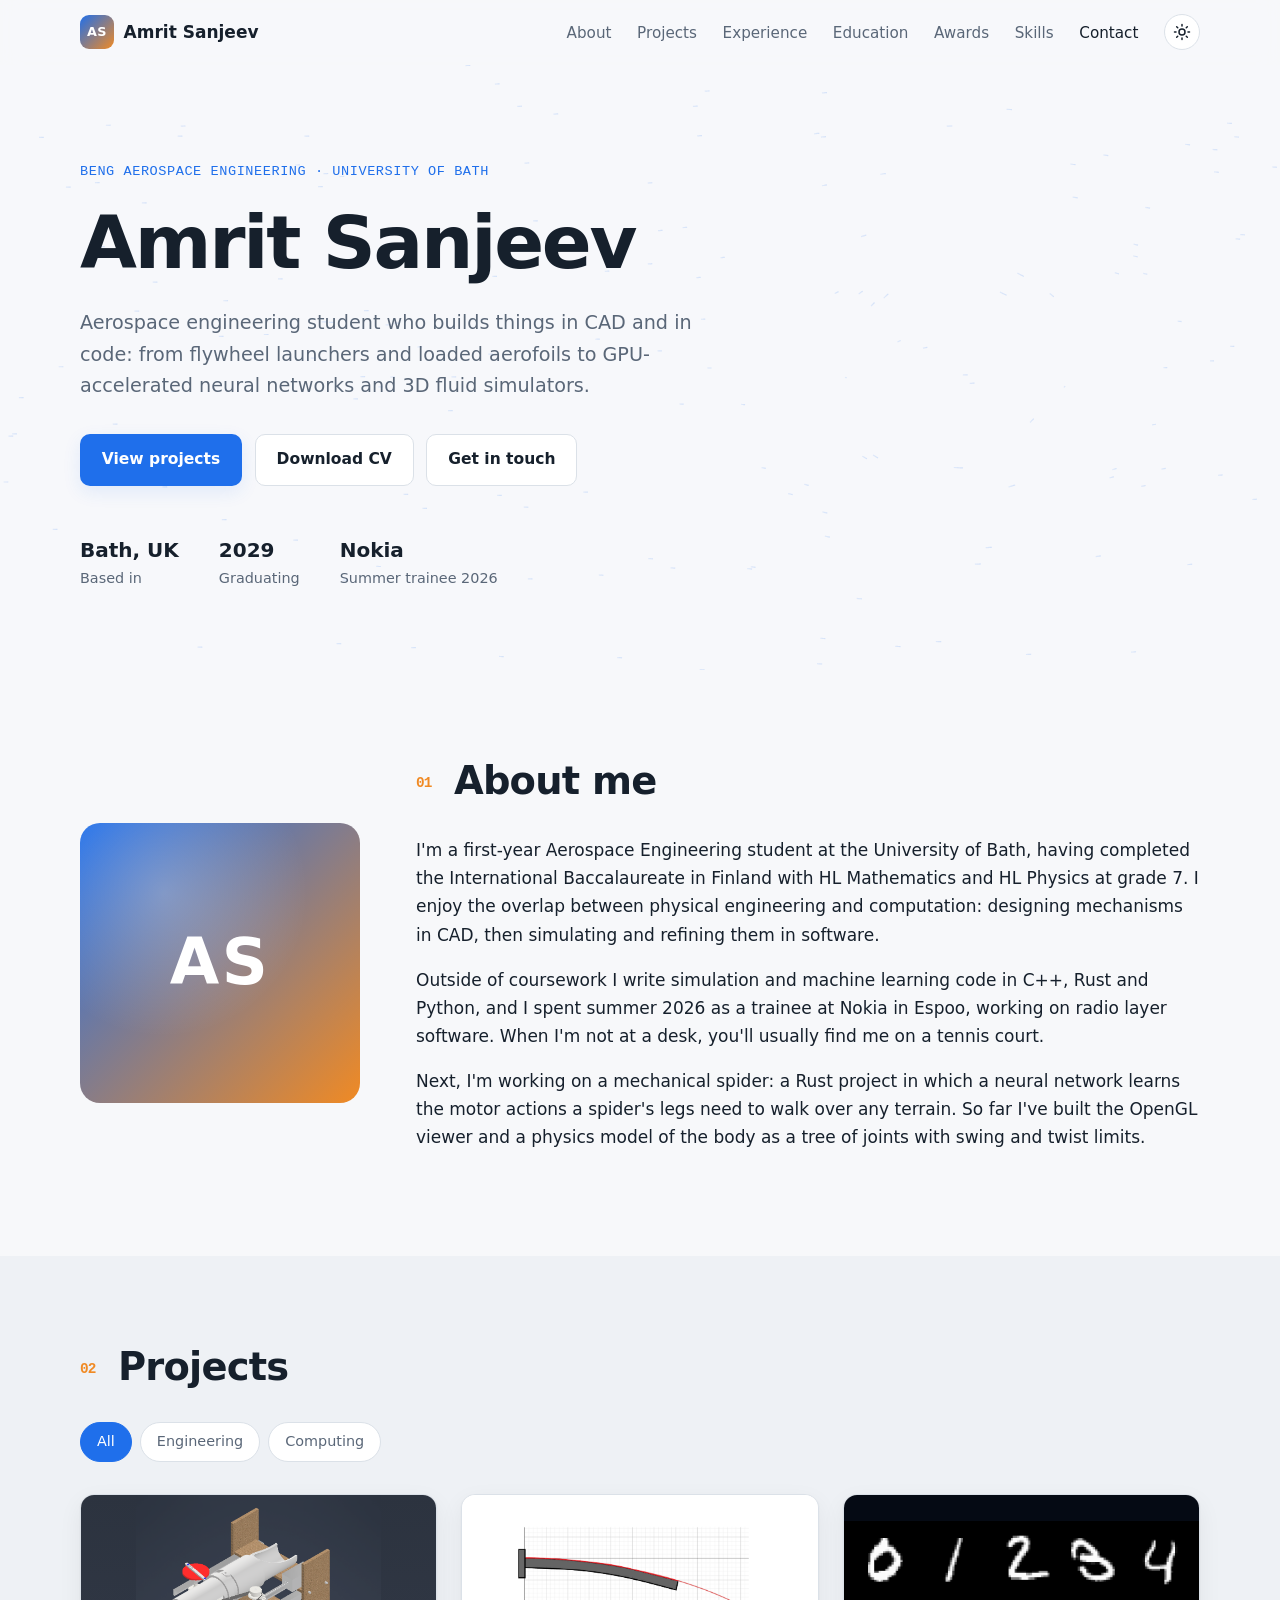
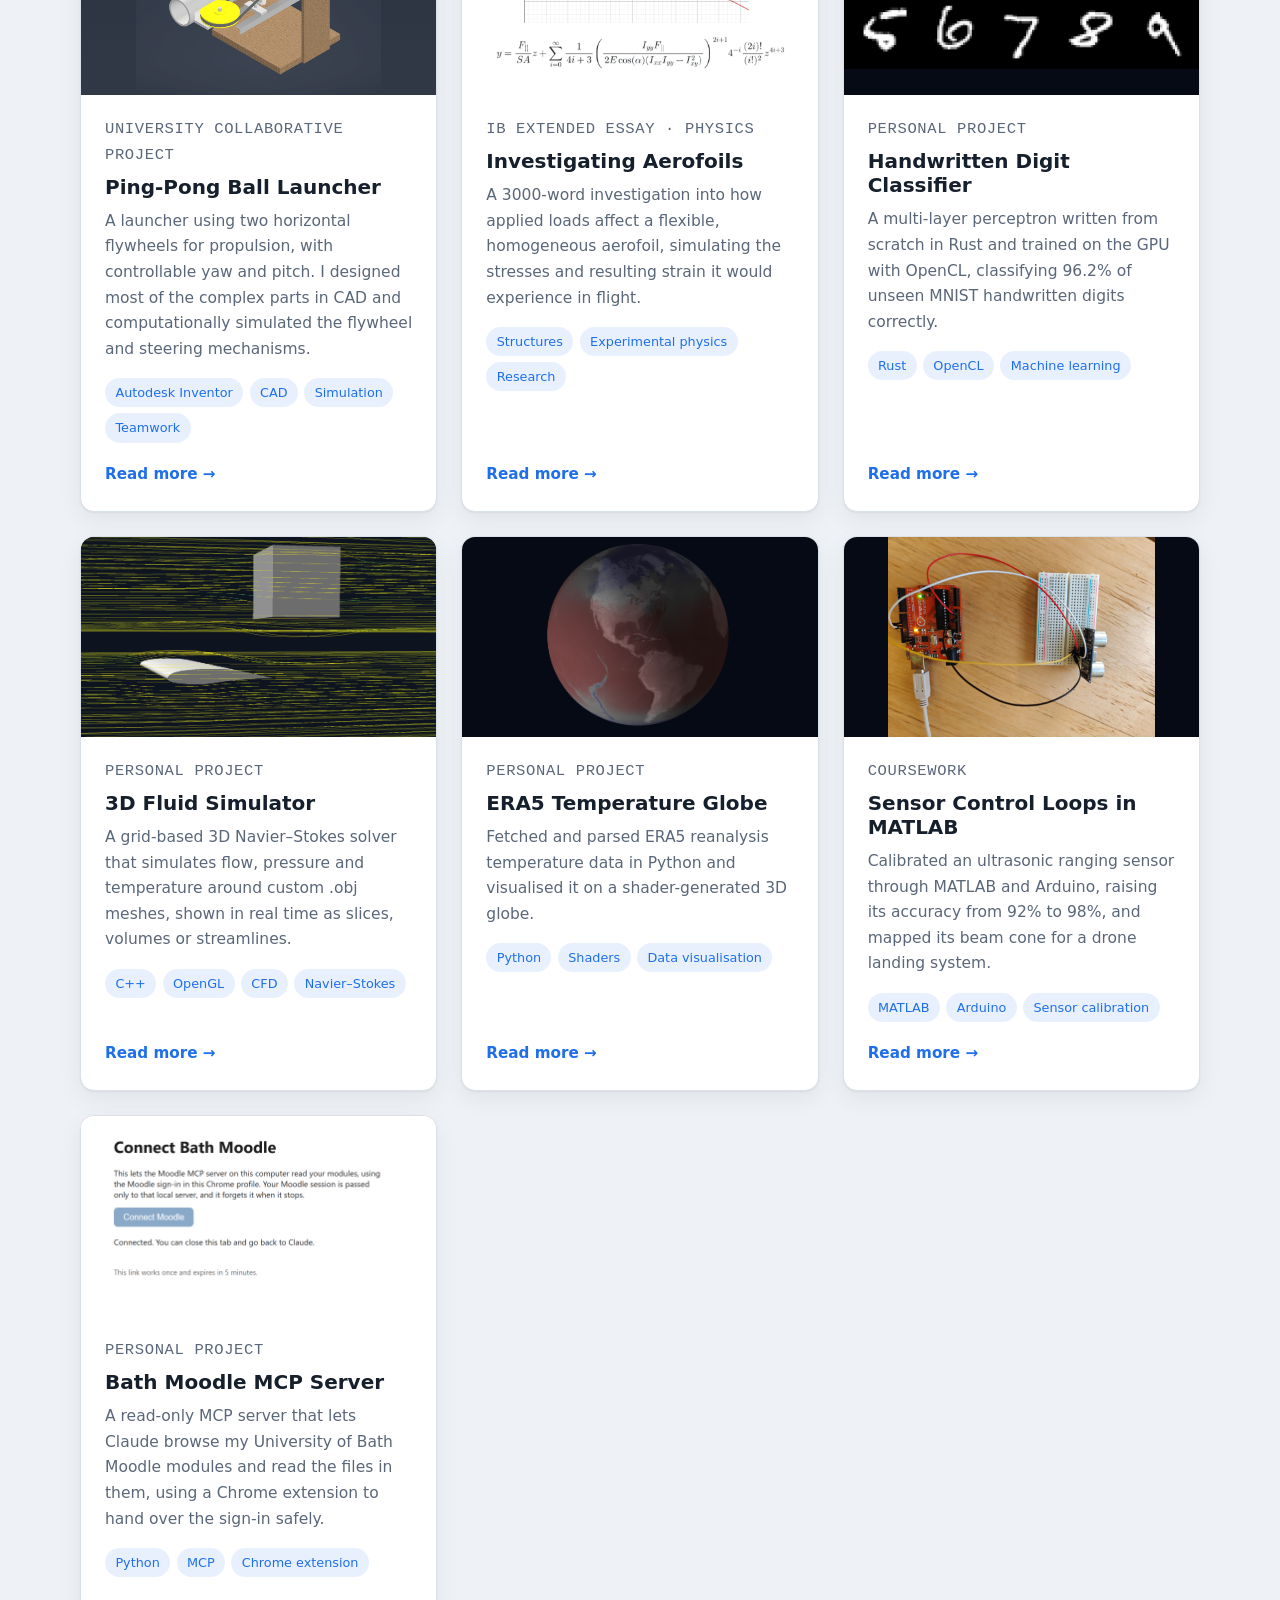
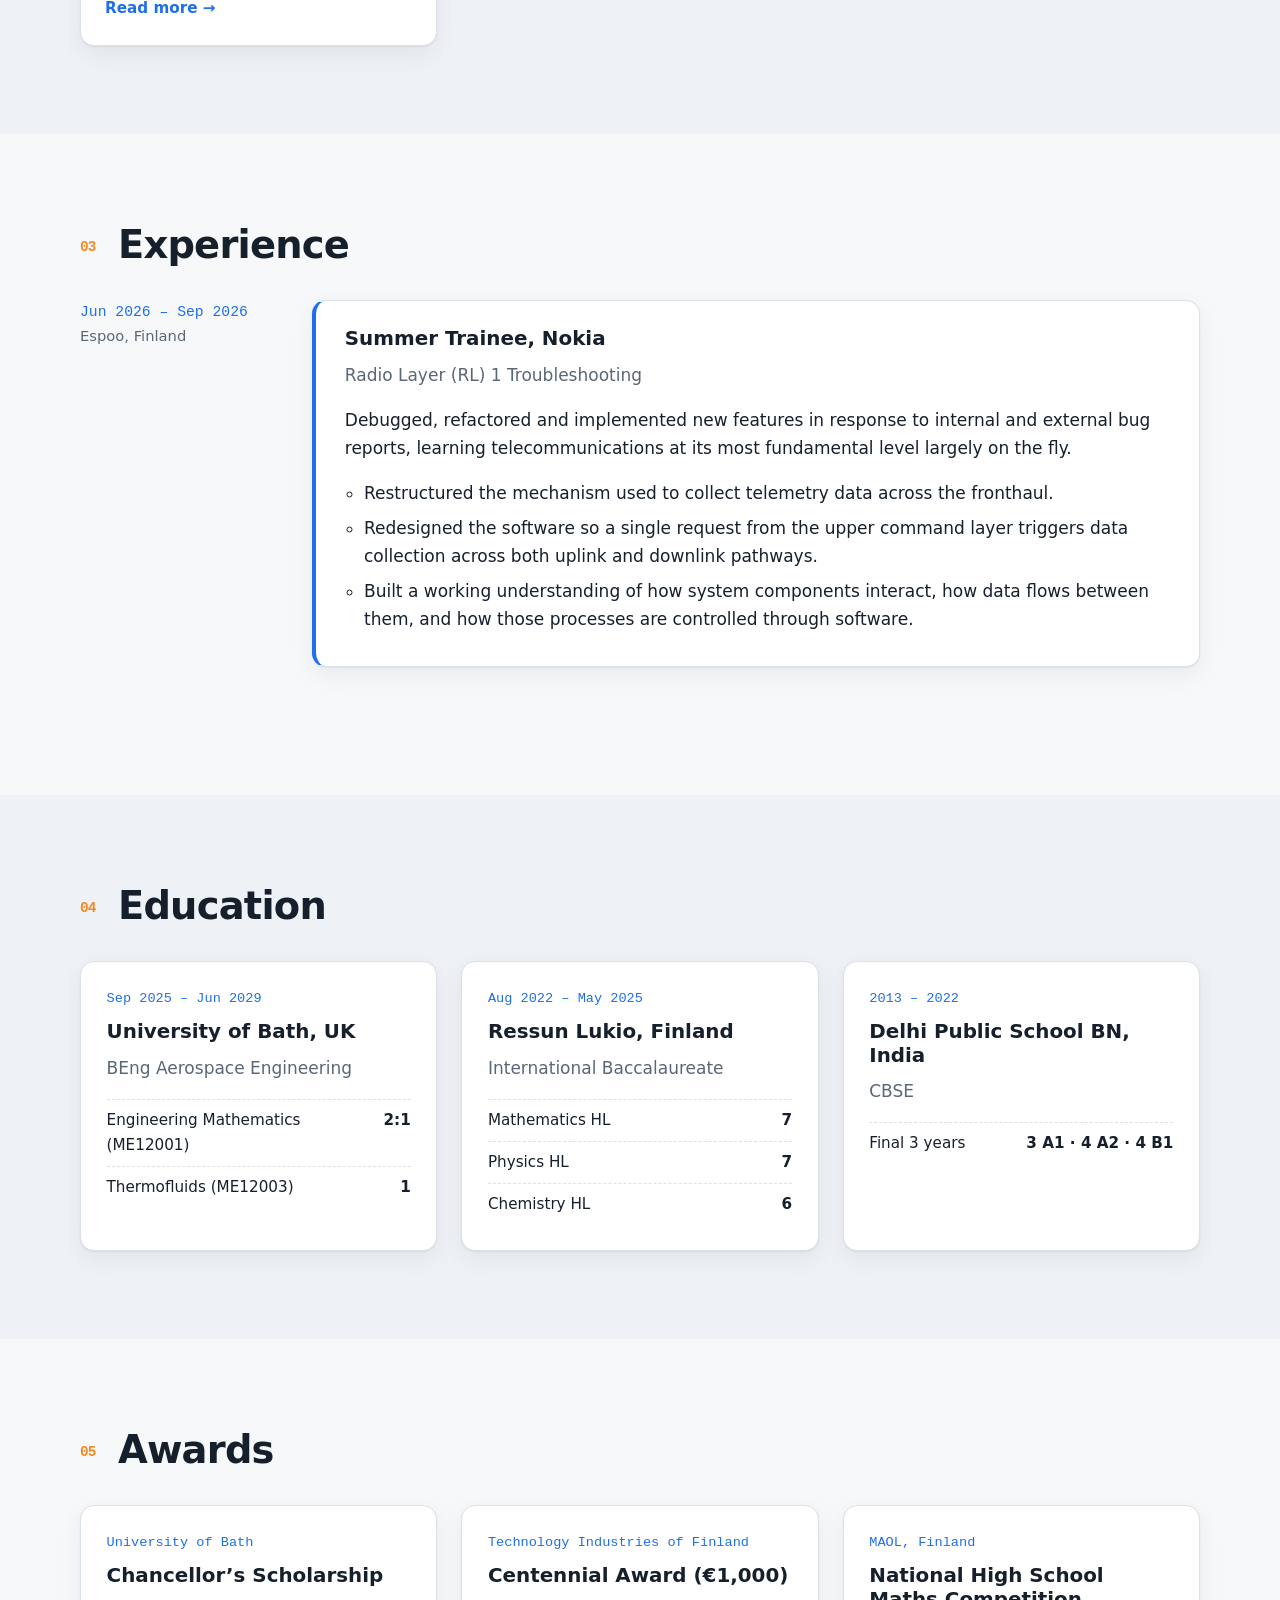
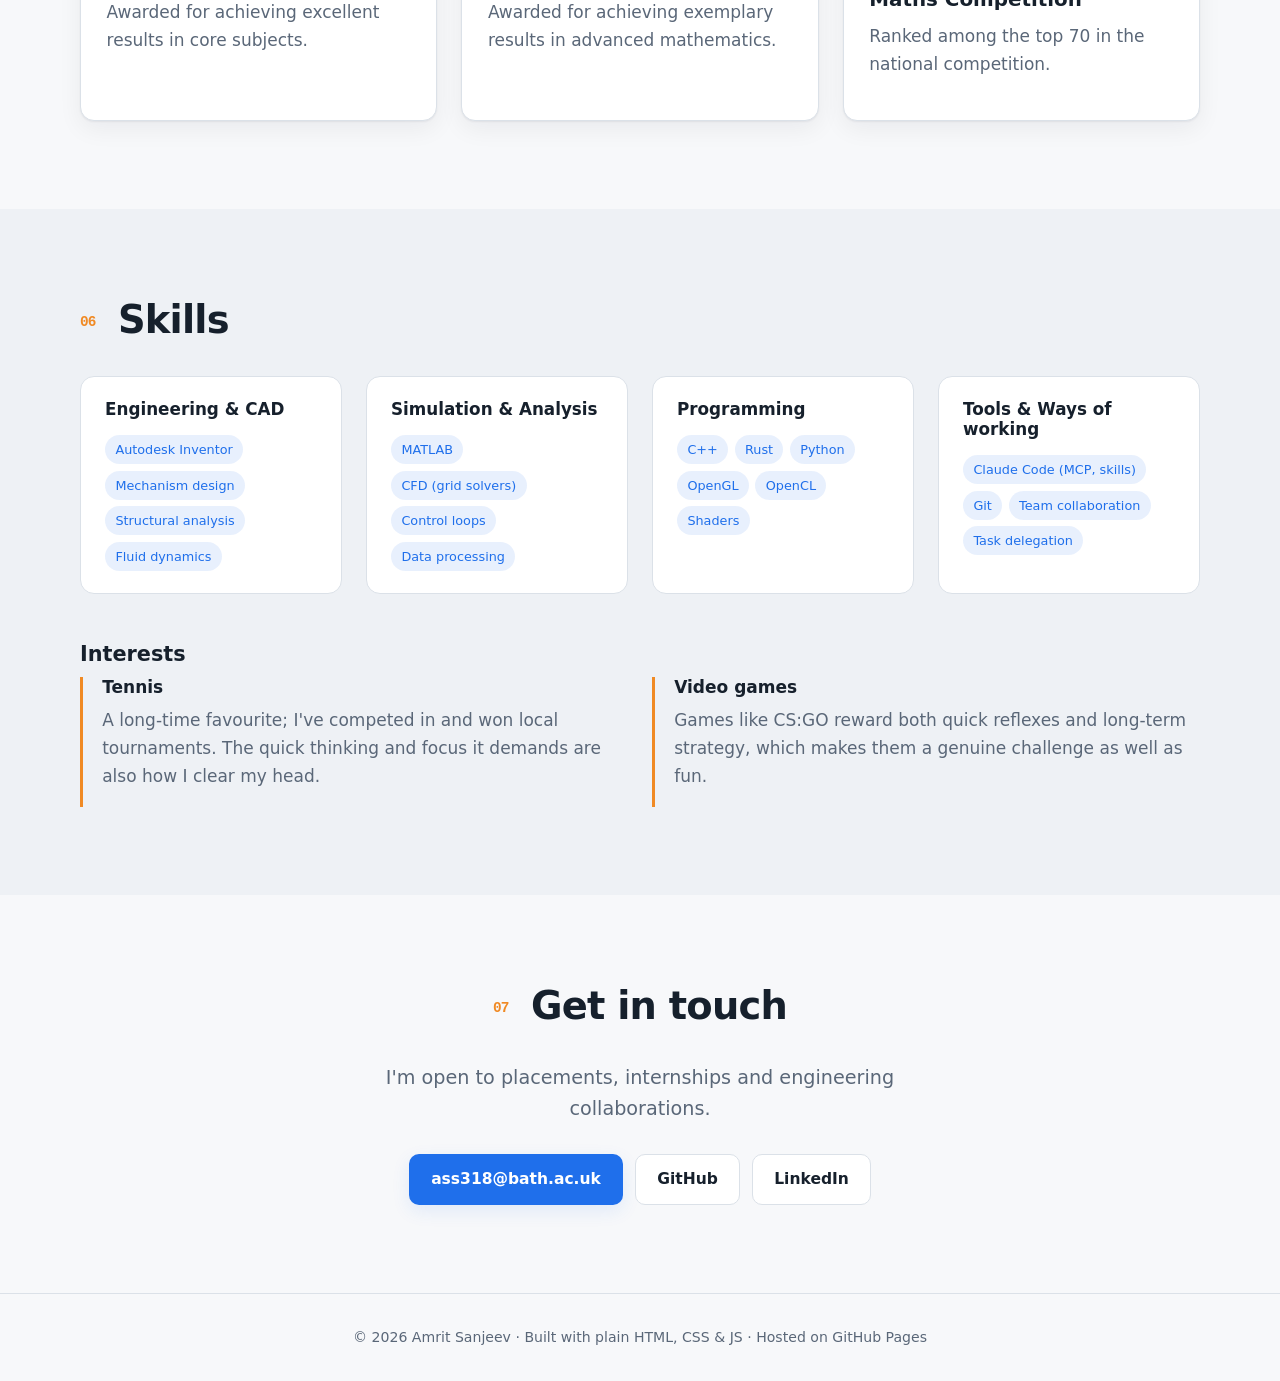
<file: index.html>
<!DOCTYPE html>
<html lang="en">
<head>
  <meta charset="UTF-8">
  <meta name="viewport" content="width=device-width, initial-scale=1.0">
  <title>Amrit Sanjeev | Aerospace Engineering Portfolio</title>
  <meta name="description" content="Engineering portfolio of Amrit Sanjeev, BEng Aerospace Engineering student at the University of Bath: projects in CAD, simulation, fluid dynamics and software.">
  <meta property="og:title" content="Amrit Sanjeev | Aerospace Engineering Portfolio">
  <meta property="og:description" content="Projects, experience and skills of an Aerospace Engineering student at the University of Bath.">
  <meta property="og:type" content="website">
  <link rel="icon" href="assets/img/favicon.svg" type="image/svg+xml">
  <link rel="stylesheet" href="css/style.css">
  <script>
    // Apply saved theme before paint to avoid a flash
    (function () {
      var t = localStorage.getItem('theme');
      if (t) document.documentElement.setAttribute('data-theme', t);
    })();
  </script>
</head>
<body>
  <a class="skip-link" href="#main">Skip to content</a>

  <header class="site-header" id="top">
    <nav class="nav container" aria-label="Main">
      <a class="brand" href="#top" aria-label="Home">
        <span class="brand-mark" aria-hidden="true">AS</span>
        <span class="brand-name">Amrit Sanjeev</span>
      </a>
      <button class="nav-toggle" aria-expanded="false" aria-controls="nav-links" aria-label="Open menu">
        <span></span><span></span><span></span>
      </button>
      <ul class="nav-links" id="nav-links">
        <li><a href="#about">About</a></li>
        <li><a href="#projects">Projects</a></li>
        <li><a href="#experience">Experience</a></li>
        <li><a href="#education">Education</a></li>
        <li><a href="#awards">Awards</a></li>
        <li><a href="#skills">Skills</a></li>
        <li><a href="#contact">Contact</a></li>
        <li>
          <button class="theme-toggle" aria-label="Toggle dark mode" title="Toggle dark mode">
            <svg class="icon-sun" viewBox="0 0 24 24" aria-hidden="true"><circle cx="12" cy="12" r="4"/><path d="M12 2v2M12 20v2M4.9 4.9l1.4 1.4M17.7 17.7l1.4 1.4M2 12h2M20 12h2M4.9 19.1l1.4-1.4M17.7 6.3l1.4-1.4"/></svg>
            <svg class="icon-moon" viewBox="0 0 24 24" aria-hidden="true"><path d="M21 12.8A9 9 0 1 1 11.2 3a7 7 0 0 0 9.8 9.8z"/></svg>
          </button>
        </li>
      </ul>
    </nav>
  </header>

  <main id="main">
    <!-- ============ HERO ============ -->
    <section class="hero">
      <canvas id="flow-canvas" aria-hidden="true"></canvas>
      <div class="container hero-inner">
        <p class="eyebrow">BEng Aerospace Engineering · University of Bath</p>
        <h1>Amrit Sanjeev</h1>
        <p class="lead">
          Aerospace engineering student who builds things in CAD and in code:
          from flywheel launchers and loaded aerofoils to GPU-accelerated neural
          networks and 3D fluid simulators.
        </p>
        <div class="hero-actions">
          <a class="btn btn-primary" href="#projects">View projects</a>
          <a class="btn btn-ghost" href="assets/Amrit_Sanjeev_CV.pdf" target="_blank" rel="noopener">Download CV</a>
          <a class="btn btn-ghost" href="#contact">Get in touch</a>
        </div>
        <ul class="hero-facts">
          <li><strong>Bath, UK</strong><span>Based in</span></li>
          <li><strong>2029</strong><span>Graduating</span></li>
          <li><strong>Nokia</strong><span>Summer trainee 2026</span></li>
        </ul>
      </div>
    </section>

    <!-- ============ ABOUT ============ -->
    <section id="about" class="section">
      <div class="container about-grid">
        <div class="about-photo">
          <!-- Replace with your photo: assets/img/profile.jpg -->
          <div class="photo-placeholder" aria-label="Profile photo placeholder">
            <span>AS</span>
          </div>
        </div>
        <div>
          <h2 class="section-title"><span class="num">01</span> About me</h2>
          <p>
            I'm a first-year Aerospace Engineering student at the University of Bath,
            having completed the International Baccalaureate in Finland with HL Mathematics
            and HL Physics at grade 7. I enjoy the overlap between physical engineering and
            computation: designing mechanisms in CAD, then simulating and refining them in software.
          </p>
          <p>
            Outside of coursework I write simulation and machine learning code in C++, Rust and
            Python, and I spent summer 2026 as a trainee at Nokia in Espoo, working on radio layer
            software. When I'm not at a desk, you'll usually find me on a tennis court.
          </p>
          <p>
            Next, I'm working on a mechanical spider: a Rust project in which a neural network learns
            the motor actions a spider's legs need to walk over any terrain. So far I've built the
            OpenGL viewer and a physics model of the body as a tree of joints with swing and twist limits.
          </p>
        </div>
      </div>
    </section>

    <!-- ============ PROJECTS ============ -->
    <section id="projects" class="section section-alt">
      <div class="container">
        <h2 class="section-title"><span class="num">02</span> Projects</h2>
        <div class="filters" role="group" aria-label="Filter projects">
          <button class="filter active" data-filter="all">All</button>
          <button class="filter" data-filter="engineering">Engineering</button>
          <button class="filter" data-filter="computing">Computing</button>
        </div>

        <div class="project-grid">
          <!-- Each card: set data-category to "engineering" or "computing".
               Swap the .card-media placeholder for <img src="assets/img/your-image.jpg" alt="..."> -->

          <article class="card" data-category="engineering">
            <div class="card-media cover-img cover-slate"><img src="projects/ping-pong-launcher/final-design.png" alt="Final CAD design of the ping-pong ball launcher: a barrel on a wooden frame with a belt-driven pulley and bevel gears" loading="lazy"></div>
            <div class="card-body">
              <p class="card-tag">University collaborative project</p>
              <h3>Ping-Pong Ball Launcher</h3>
              <p>
                A launcher using two horizontal flywheels for propulsion, with controllable yaw and
                pitch. I designed most of the complex parts in CAD and computationally simulated the
                flywheel and steering mechanisms.
              </p>
              <ul class="chips"><li>Autodesk Inventor</li><li>CAD</li><li>Simulation</li><li>Teamwork</li></ul>
              <a class="card-link" href="projects/ping-pong-launcher.html">Read more →</a>
            </div>
          </article>

          <article class="card" data-category="engineering">
            <div class="card-media cover-img cover-white"><img src="projects/aerofoil-investigation/result.png" alt="Diagram of the cantilevered aerofoil bending under load, with the predicted deflection curve in red and the derived deflection equation below" loading="lazy"></div>
            <div class="card-body">
              <p class="card-tag">IB Extended Essay · Physics</p>
              <h3>Investigating Aerofoils</h3>
              <p>
                A 3000-word investigation into how applied loads affect a flexible, homogeneous
                aerofoil, simulating the stresses and resulting strain it would experience in flight.
              </p>
              <ul class="chips"><li>Structures</li><li>Experimental physics</li><li>Research</li></ul>
              <a class="card-link" href="projects/aerofoil-investigation.html">Read more →</a>
            </div>
          </article>

          <article class="card" data-category="computing">
            <div class="card-media cover-img"><img src="projects/digit-classifier/card-thumb.png" alt="Handwritten digits 0 to 9 from the MNIST test set, white on black" loading="lazy"></div>
            <div class="card-body">
              <p class="card-tag">Personal project</p>
              <h3>Handwritten Digit Classifier</h3>
              <p>
                A multi-layer perceptron written from scratch in Rust and trained on the GPU with
                OpenCL, classifying 96.2% of unseen MNIST handwritten digits correctly.
              </p>
              <ul class="chips"><li>Rust</li><li>OpenCL</li><li>Machine learning</li></ul>
              <a class="card-link" href="projects/digit-classifier.html">Read more →</a>
            </div>
          </article>

          <article class="card" data-category="computing">
            <div class="card-media cover-img cover-fill cover-navy"><img src="projects/fluid-simulator/render2.png" alt="Streamlines from the 3D fluid simulator flowing around an aerofoil and a cube" loading="lazy"></div>
            <div class="card-body">
              <p class="card-tag">Personal project</p>
              <h3>3D Fluid Simulator</h3>
              <p>
                A grid-based 3D Navier&ndash;Stokes solver that simulates flow, pressure and temperature
                around custom .obj meshes, shown in real time as slices, volumes or streamlines.
              </p>
              <ul class="chips"><li>C++</li><li>OpenGL</li><li>CFD</li><li>Navier&ndash;Stokes</li></ul>
              <a class="card-link" href="projects/fluid-simulator.html">Read more →</a>
            </div>
          </article>

          <article class="card" data-category="computing">
            <div class="card-media cover-img"><img src="projects/era5-globe/render.png" alt="ERA5 surface temperature data rendered on a 3D globe centred on the Americas, warm regions in red and cold regions in blue" loading="lazy"></div>
            <div class="card-body">
              <p class="card-tag">Personal project</p>
              <h3>ERA5 Temperature Globe</h3>
              <p>
                Fetched and parsed ERA5 reanalysis temperature data in Python and visualised it on a
                shader-generated 3D globe.
              </p>
              <ul class="chips"><li>Python</li><li>Shaders</li><li>Data visualisation</li></ul>
              <a class="card-link" href="projects/era5-globe.html">Read more →</a>
            </div>
          </article>

          <article class="card" data-category="engineering">
            <div class="card-media cover-img"><img src="projects/matlab-control/setup.jpg" alt="Arduino-compatible board wired to an HC-SR04 ultrasonic ranging module on a breadboard" loading="lazy"></div>
            <div class="card-body">
              <p class="card-tag">Coursework</p>
              <h3>Sensor Control Loops in MATLAB</h3>
              <p>
                Calibrated an ultrasonic ranging sensor through MATLAB and Arduino, raising its
                accuracy from 92% to 98%, and mapped its beam cone for a drone landing system.
              </p>
              <ul class="chips"><li>MATLAB</li><li>Arduino</li><li>Sensor calibration</li></ul>
              <a class="card-link" href="projects/matlab-control.html">Read more →</a>
            </div>
          </article>

          <article class="card" data-category="computing">
            <div class="card-media cover-img cover-white"><img src="projects/moodle-mcp/auth.png" alt="The Connect Bath Moodle sign-in page of the Moodle MCP server, showing a Connect Moodle button and a connected message" loading="lazy"></div>
            <div class="card-body">
              <p class="card-tag">Personal project</p>
              <h3>Bath Moodle MCP Server</h3>
              <p>
                A read-only MCP server that lets Claude browse my University of Bath Moodle modules and
                read the files in them, using a Chrome extension to hand over the sign-in safely.
              </p>
              <ul class="chips"><li>Python</li><li>MCP</li><li>Chrome extension</li></ul>
              <a class="card-link" href="projects/moodle-mcp.html">Read more →</a>
            </div>
          </article>
        </div>
      </div>
    </section>

    <!-- ============ EXPERIENCE ============ -->
    <section id="experience" class="section">
      <div class="container">
        <h2 class="section-title"><span class="num">03</span> Experience</h2>
        <ol class="timeline">
          <li class="timeline-item">
            <div class="timeline-meta">
              <span class="date">Jun 2026 – Sep 2026</span>
              <span class="place">Espoo, Finland</span>
            </div>
            <div class="timeline-content">
              <h3>Summer Trainee, Nokia</h3>
              <p class="sub">Radio Layer (RL) 1 Troubleshooting</p>
              <p>
                Debugged, refactored and implemented new features in response to internal and
                external bug reports, learning telecommunications at its most fundamental level
                largely on the fly.
              </p>
              <ul class="bullets">
                <li>Restructured the mechanism used to collect telemetry data across the fronthaul.</li>
                <li>Redesigned the software so a single request from the upper command layer triggers
                  data collection across both uplink and downlink pathways.</li>
                <li>Built a working understanding of how system components interact, how data flows
                  between them, and how those processes are controlled through software.</li>
              </ul>
            </div>
          </li>
        </ol>
      </div>
    </section>

    <!-- ============ EDUCATION ============ -->
    <section id="education" class="section section-alt">
      <div class="container">
        <h2 class="section-title"><span class="num">04</span> Education</h2>
        <div class="edu-grid">
          <article class="edu-card">
            <span class="date">Sep 2025 – Jun 2029</span>
            <h3>University of Bath, UK</h3>
            <p class="sub">BEng Aerospace Engineering</p>
            <ul class="grades">
              <li><span>Engineering Mathematics (ME12001)</span><strong>2:1</strong></li>
              <li><span>Thermofluids (ME12003)</span><strong>1</strong></li>
            </ul>
          </article>
          <article class="edu-card">
            <span class="date">Aug 2022 – May 2025</span>
            <h3>Ressun Lukio, Finland</h3>
            <p class="sub">International Baccalaureate</p>
            <ul class="grades">
              <li><span>Mathematics HL</span><strong>7</strong></li>
              <li><span>Physics HL</span><strong>7</strong></li>
              <li><span>Chemistry HL</span><strong>6</strong></li>
            </ul>
          </article>
          <article class="edu-card">
            <span class="date">2013 – 2022</span>
            <h3>Delhi Public School BN, India</h3>
            <p class="sub">CBSE</p>
            <ul class="grades">
              <li><span>Final 3 years</span><strong>3 A1 · 4 A2 · 4 B1</strong></li>
            </ul>
          </article>
        </div>
      </div>
    </section>

    <!-- ============ AWARDS ============ -->
    <section id="awards" class="section">
      <div class="container">
        <h2 class="section-title"><span class="num">05</span> Awards</h2>
        <div class="edu-grid">
          <article class="edu-card">
            <span class="date">University of Bath</span>
            <h3>Chancellor’s Scholarship</h3>
            <p class="sub">Awarded for achieving excellent results in core subjects.</p>
          </article>
          <article class="edu-card">
            <span class="date">Technology Industries of Finland</span>
            <h3>Centennial Award (€1,000)</h3>
            <p class="sub">Awarded for achieving exemplary results in advanced mathematics.</p>
          </article>
          <article class="edu-card">
            <span class="date">MAOL, Finland</span>
            <h3>National High School Maths Competition</h3>
            <p class="sub">Ranked among the top 70 in the national competition.</p>
          </article>
        </div>
      </div>
    </section>

    <!-- ============ SKILLS ============ -->
    <section id="skills" class="section section-alt">
      <div class="container">
        <h2 class="section-title"><span class="num">06</span> Skills</h2>
        <div class="skills-grid">
          <div class="skill-group">
            <h3>Engineering &amp; CAD</h3>
            <ul class="chips"><li>Autodesk Inventor</li><li>Mechanism design</li><li>Structural analysis</li><li>Fluid dynamics</li></ul>
          </div>
          <div class="skill-group">
            <h3>Simulation &amp; Analysis</h3>
            <ul class="chips"><li>MATLAB</li><li>CFD (grid solvers)</li><li>Control loops</li><li>Data processing</li></ul>
          </div>
          <div class="skill-group">
            <h3>Programming</h3>
            <ul class="chips"><li>C++</li><li>Rust</li><li>Python</li><li>OpenGL</li><li>OpenCL</li><li>Shaders</li></ul>
          </div>
          <div class="skill-group">
            <h3>Tools &amp; Ways of working</h3>
            <ul class="chips"><li>Claude Code (MCP, skills)</li><li>Git</li><li>Team collaboration</li><li>Task delegation</li></ul>
          </div>
        </div>

        <h3 class="subhead">Interests</h3>
        <div class="interests">
          <div class="interest">
            <h4>Tennis</h4>
            <p>A long-time favourite; I've competed in and won local tournaments. The quick thinking
              and focus it demands are also how I clear my head.</p>
          </div>
          <div class="interest">
            <h4>Video games</h4>
            <p>Games like CS:GO reward both quick reflexes and long-term strategy, which makes them a
              genuine challenge as well as fun.</p>
          </div>
        </div>
      </div>
    </section>

    <!-- ============ CONTACT ============ -->
    <section id="contact" class="section">
      <div class="container contact">
        <h2 class="section-title"><span class="num">07</span> Get in touch</h2>
        <p class="lead">I'm open to placements, internships and engineering collaborations.</p>
        <div class="contact-links">
          <a class="btn btn-primary" href="mailto:ass318@bath.ac.uk">ass318@bath.ac.uk</a>
          <a class="btn btn-ghost" href="https://github.com/AmritSanjeev2007" target="_blank" rel="noopener">GitHub</a>
          <a class="btn btn-ghost" href="https://www.linkedin.com/in/amrit-sanjeev-93165a298/" target="_blank" rel="noopener">LinkedIn</a>
        </div>
      </div>
    </section>
  </main>

  <footer class="site-footer">
    <div class="container">
      <p>© <span id="year"></span> Amrit Sanjeev · Built with plain HTML, CSS &amp; JS · Hosted on GitHub Pages</p>
    </div>
  </footer>

  <script src="js/main.js"></script>
</body>
</html>
</file>
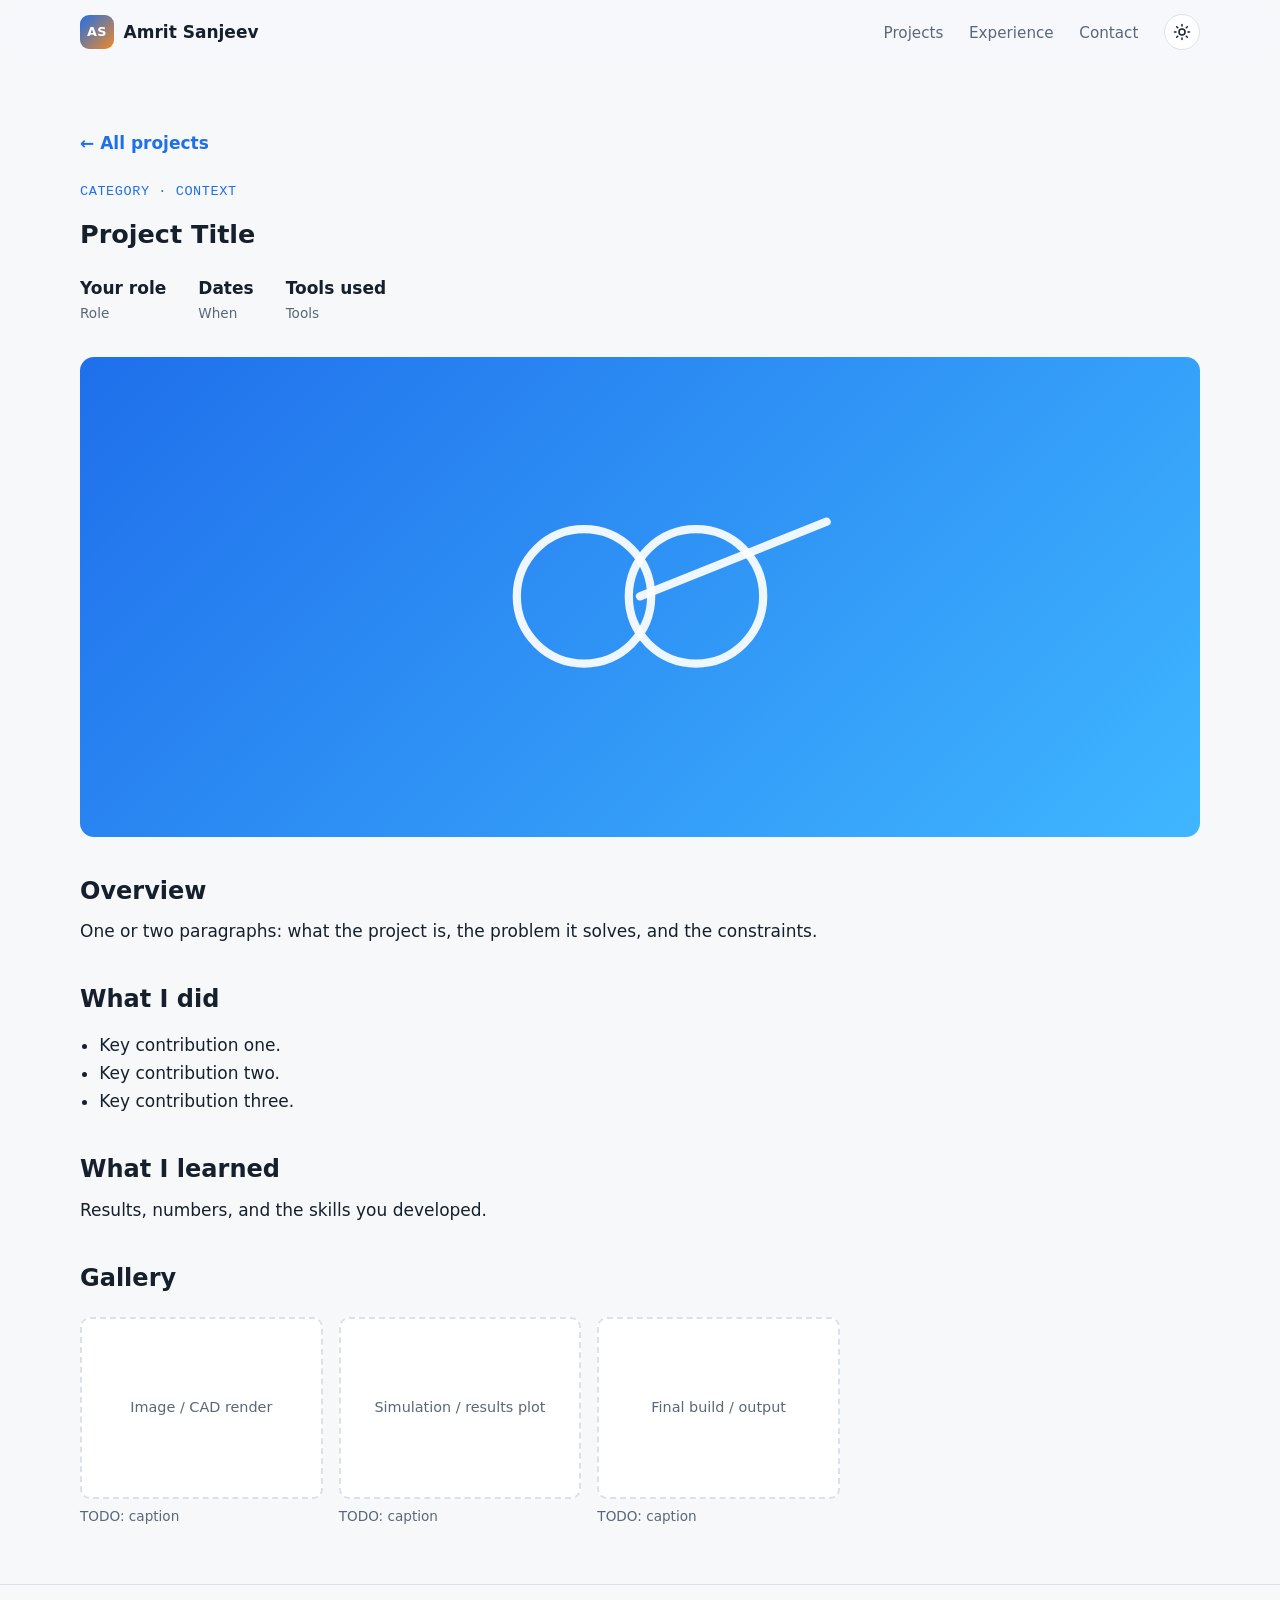
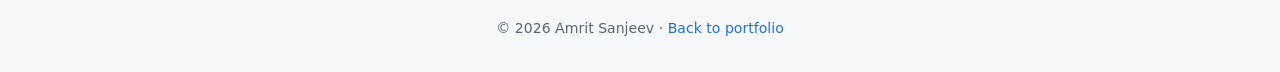
<file: projects/_template.html>
<!DOCTYPE html>
<html lang="en">
<head>
  <meta charset="UTF-8">
  <meta name="viewport" content="width=device-width, initial-scale=1.0">
  <title>Project Title | Amrit Sanjeev</title>
  <meta name="description" content="Project Title: a project by Amrit Sanjeev, Aerospace Engineering student at the University of Bath.">
  <link rel="icon" href="../assets/img/favicon.svg" type="image/svg+xml">
  <link rel="stylesheet" href="../css/style.css">
  <script>(function(){var t=localStorage.getItem('theme');if(t)document.documentElement.setAttribute('data-theme',t);})();</script>
</head>
<body>
  <header class="site-header">
    <nav class="nav container" aria-label="Main">
      <a class="brand" href="../index.html">
        <span class="brand-mark" aria-hidden="true">AS</span>
        <span class="brand-name">Amrit Sanjeev</span>
      </a>
      <button class="nav-toggle" aria-expanded="false" aria-controls="nav-links" aria-label="Open menu"><span></span><span></span><span></span></button>
      <ul class="nav-links" id="nav-links">
        <li><a href="../index.html#projects">Projects</a></li>
        <li><a href="../index.html#experience">Experience</a></li>
        <li><a href="../index.html#contact">Contact</a></li>
        <li>
          <button class="theme-toggle" aria-label="Toggle dark mode" title="Toggle dark mode">
            <svg class="icon-sun" viewBox="0 0 24 24" aria-hidden="true"><circle cx="12" cy="12" r="4"/><path d="M12 2v2M12 20v2M4.9 4.9l1.4 1.4M17.7 17.7l1.4 1.4M2 12h2M20 12h2M4.9 19.1l1.4-1.4M17.7 6.3l1.4-1.4"/></svg>
            <svg class="icon-moon" viewBox="0 0 24 24" aria-hidden="true"><path d="M21 12.8A9 9 0 1 1 11.2 3a7 7 0 0 0 9.8 9.8z"/></svg>
          </button>
        </li>
      </ul>
    </nav>
  </header>

  <main id="main">
    <section class="project-hero">
      <div class="container">
        <a class="back-link" href="../index.html#projects">← All projects</a>
        <p class="eyebrow">Category · Context</p>
        <h1>Project Title</h1>
        <ul class="project-meta">
          <li><strong>Your role</strong><span>Role</span></li>
          <li><strong>Dates</strong><span>When</span></li>
          <li><strong>Tools used</strong><span>Tools</span></li>
        </ul>
        <!-- Replace this cover with: <div class="project-cover"><img src="../assets/img/new-project-cover.jpg" alt="..."></div> -->
        <div class="project-cover media-1" aria-hidden="true"><svg viewBox="0 0 120 80"><circle cx="45" cy="40" r="18"/><circle cx="75" cy="40" r="18"/><path d="M60 40 L110 20"/></svg></div>

        <div class="prose">
          <h2>Overview</h2>
          <p>One or two paragraphs: what the project is, the problem it solves, and the constraints.</p>

          <h2>What I did</h2>
          <ul>
            <li>Key contribution one.</li>
            <li>Key contribution two.</li>
            <li>Key contribution three.</li>
          </ul>

          <h2>What I learned</h2>
          <p>Results, numbers, and the skills you developed.</p>

          <h2>Gallery</h2>
          <!-- Swap each .ph placeholder for <img src="../assets/img/new-project-1.jpg" alt="..."> -->
          <div class="gallery">
            <figure><div class="ph">Image / CAD render</div><figcaption>TODO: caption</figcaption></figure>
            <figure><div class="ph">Simulation / results plot</div><figcaption>TODO: caption</figcaption></figure>
            <figure><div class="ph">Final build / output</div><figcaption>TODO: caption</figcaption></figure>
          </div>

          <!-- Optional: link to code or a report
          <p><a class="btn btn-ghost" href="https://github.com/AmritSanjeev2007/REPO" target="_blank" rel="noopener">View on GitHub</a></p>
          -->
        </div>
      </div>
    </section>
  </main>

  <footer class="site-footer">
    <div class="container"><p>© <span id="year"></span> Amrit Sanjeev · <a href="../index.html">Back to portfolio</a></p></div>
  </footer>
  <script src="../js/main.js"></script>
</body>
</html>
</file>
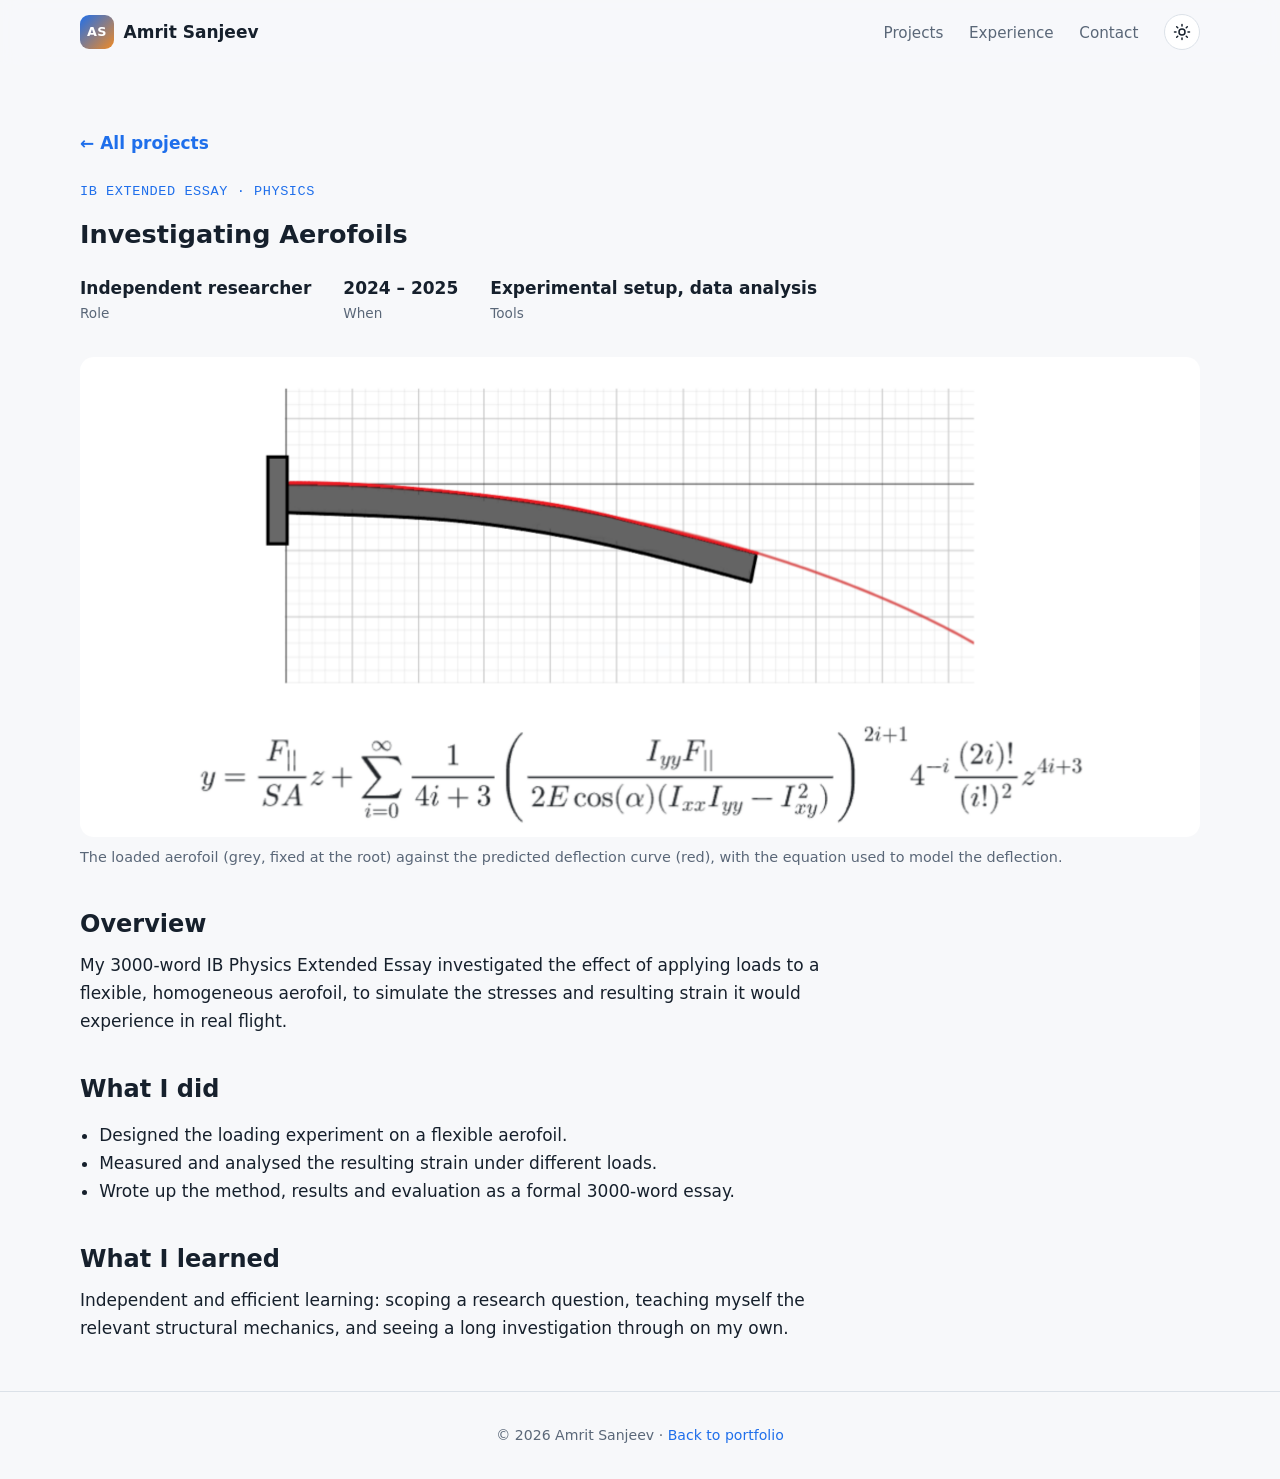
<file: projects/aerofoil-investigation.html>
<!DOCTYPE html>
<html lang="en">
<head>
  <meta charset="UTF-8">
  <meta name="viewport" content="width=device-width, initial-scale=1.0">
  <title>Investigating Aerofoils | Amrit Sanjeev</title>
  <meta name="description" content="Investigating Aerofoils: a project by Amrit Sanjeev, Aerospace Engineering student at the University of Bath.">
  <link rel="icon" href="../assets/img/favicon.svg" type="image/svg+xml">
  <link rel="stylesheet" href="../css/style.css">
  <script>(function(){var t=localStorage.getItem('theme');if(t)document.documentElement.setAttribute('data-theme',t);})();</script>
</head>
<body>
  <header class="site-header">
    <nav class="nav container" aria-label="Main">
      <a class="brand" href="../index.html">
        <span class="brand-mark" aria-hidden="true">AS</span>
        <span class="brand-name">Amrit Sanjeev</span>
      </a>
      <button class="nav-toggle" aria-expanded="false" aria-controls="nav-links" aria-label="Open menu"><span></span><span></span><span></span></button>
      <ul class="nav-links" id="nav-links">
        <li><a href="../index.html#projects">Projects</a></li>
        <li><a href="../index.html#experience">Experience</a></li>
        <li><a href="../index.html#contact">Contact</a></li>
        <li>
          <button class="theme-toggle" aria-label="Toggle dark mode" title="Toggle dark mode">
            <svg class="icon-sun" viewBox="0 0 24 24" aria-hidden="true"><circle cx="12" cy="12" r="4"/><path d="M12 2v2M12 20v2M4.9 4.9l1.4 1.4M17.7 17.7l1.4 1.4M2 12h2M20 12h2M4.9 19.1l1.4-1.4M17.7 6.3l1.4-1.4"/></svg>
            <svg class="icon-moon" viewBox="0 0 24 24" aria-hidden="true"><path d="M21 12.8A9 9 0 1 1 11.2 3a7 7 0 0 0 9.8 9.8z"/></svg>
          </button>
        </li>
      </ul>
    </nav>
  </header>

  <main id="main">
    <section class="project-hero">
      <div class="container">
        <a class="back-link" href="../index.html#projects">← All projects</a>
        <p class="eyebrow">IB Extended Essay · Physics</p>
        <h1>Investigating Aerofoils</h1>
        <ul class="project-meta">
          <li><strong>Independent researcher</strong><span>Role</span></li>
          <li><strong>2024 – 2025</strong><span>When</span></li>
          <li><strong>Experimental setup, data analysis</strong><span>Tools</span></li>
        </ul>
        <figure class="project-figure">
          <a href="aerofoil-investigation/result.png" target="_blank" rel="noopener"><div class="project-cover cover-img cover-white"><img src="aerofoil-investigation/result.png" alt="Diagram of the cantilevered aerofoil bending under load, with the predicted deflection curve in red and the derived deflection equation below"></div></a>
          <figcaption>The loaded aerofoil (grey, fixed at the root) against the predicted deflection curve (red), with the equation used to model the deflection.</figcaption>
        </figure>

        <div class="prose">
          <h2>Overview</h2>
          <p>My 3000-word IB Physics Extended Essay investigated the effect of applying loads to a flexible, homogeneous aerofoil, to simulate the stresses and resulting strain it would experience in real flight.</p>

          <h2>What I did</h2>
          <ul>
            <li>Designed the loading experiment on a flexible aerofoil.</li>
            <li>Measured and analysed the resulting strain under different loads.</li>
            <li>Wrote up the method, results and evaluation as a formal 3000-word essay.</li>
          </ul>

          <h2>What I learned</h2>
          <p>Independent and efficient learning: scoping a research question, teaching myself the relevant structural mechanics, and seeing a long investigation through on my own.</p>

          <!-- Optional: link to code or a report
          <p><a class="btn btn-ghost" href="https://github.com/AmritSanjeev2007/REPO" target="_blank" rel="noopener">View on GitHub</a></p>
          -->
        </div>
      </div>
    </section>
  </main>

  <footer class="site-footer">
    <div class="container"><p>© <span id="year"></span> Amrit Sanjeev · <a href="../index.html">Back to portfolio</a></p></div>
  </footer>
  <script src="../js/main.js"></script>
</body>
</html>
</file>
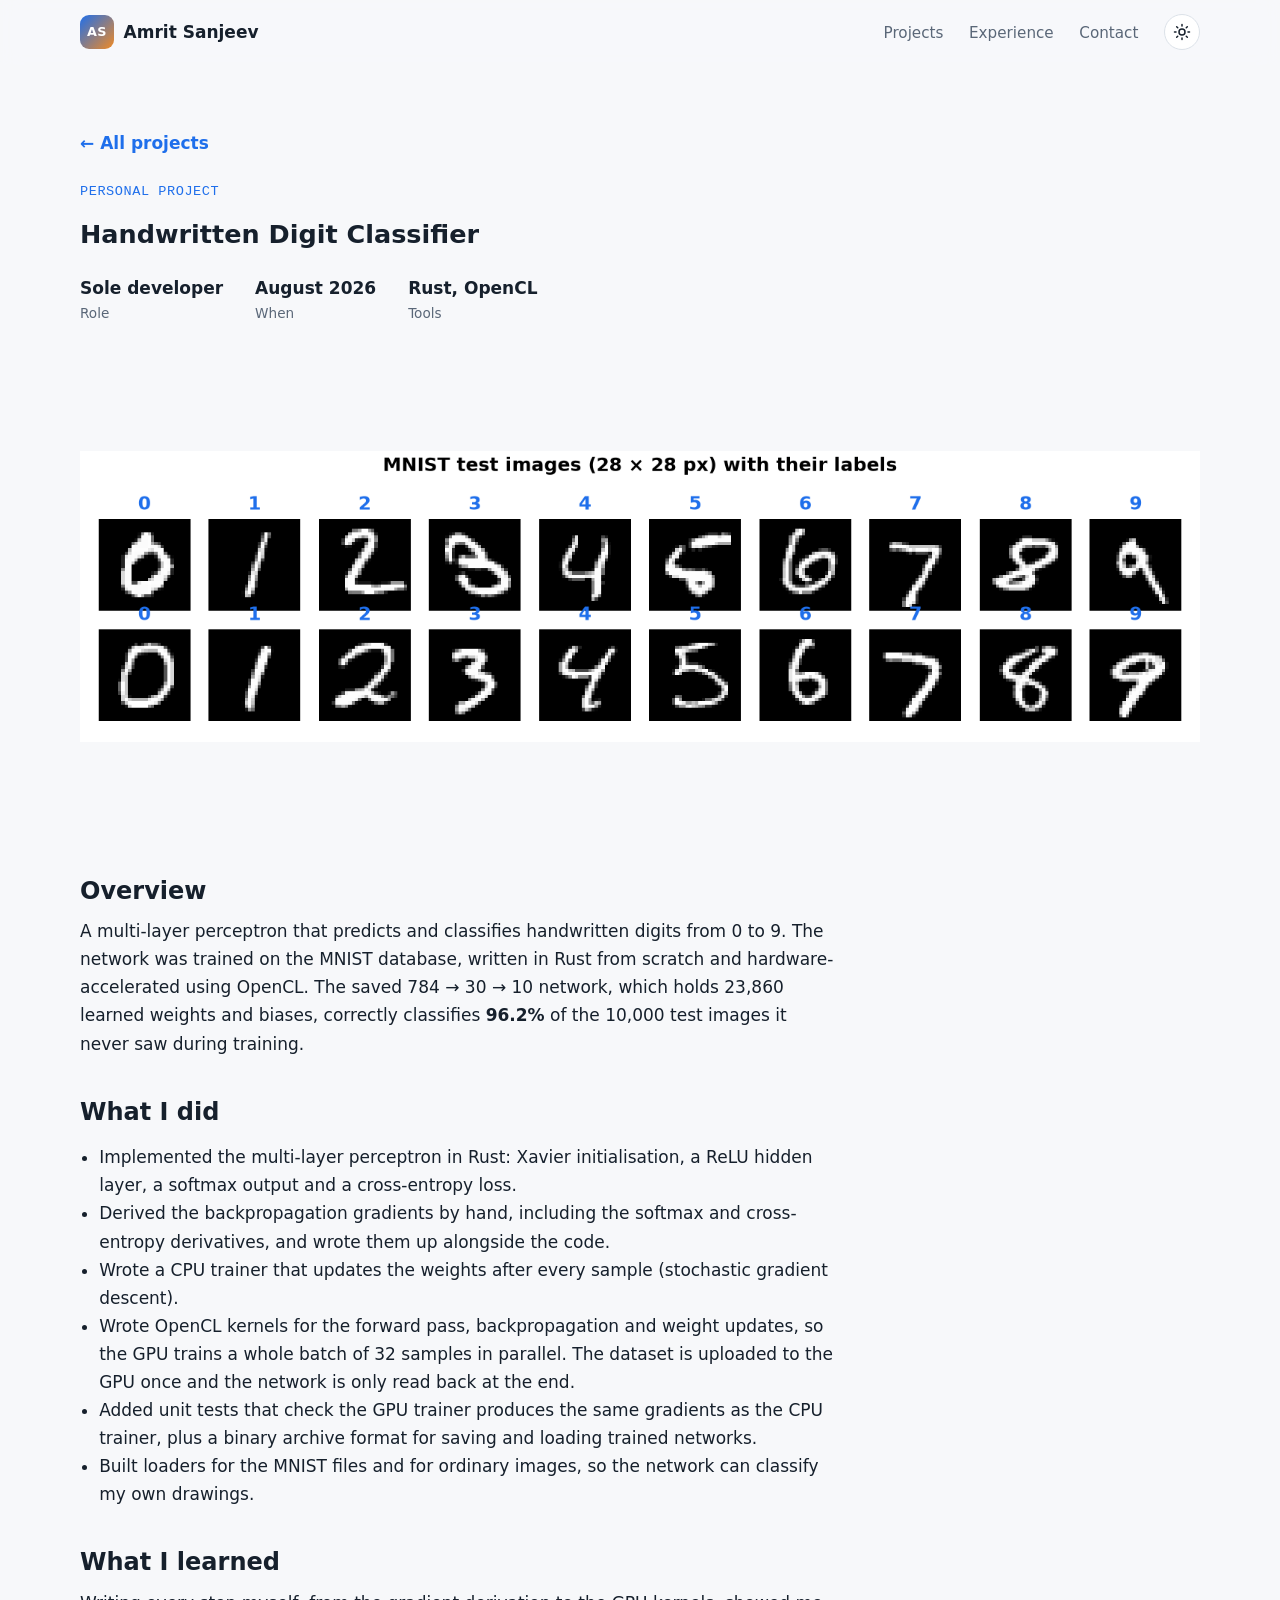
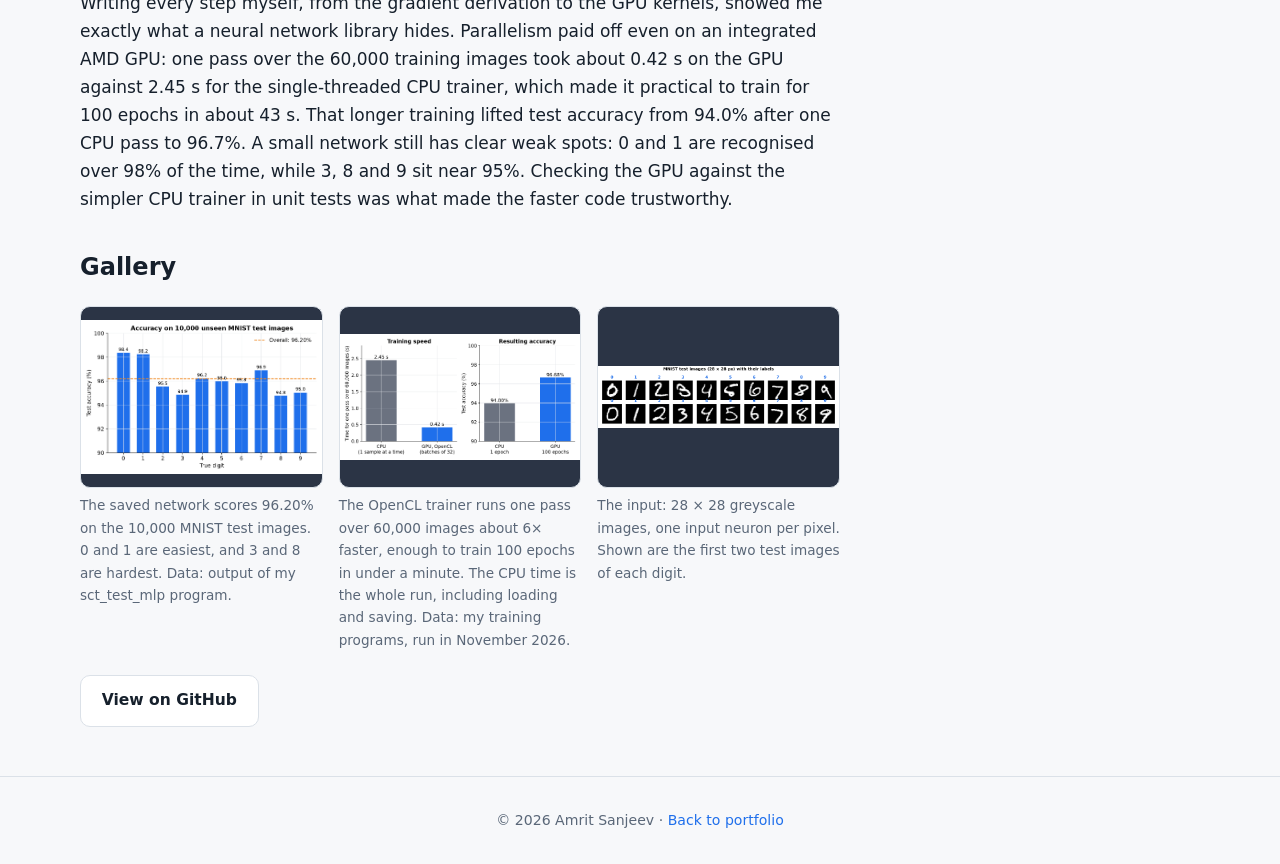
<file: projects/digit-classifier.html>
<!DOCTYPE html>
<html lang="en">
<head>
  <meta charset="UTF-8">
  <meta name="viewport" content="width=device-width, initial-scale=1.0">
  <title>Handwritten Digit Classifier | Amrit Sanjeev</title>
  <meta name="description" content="Handwritten Digit Classifier: a project by Amrit Sanjeev, Aerospace Engineering student at the University of Bath.">
  <link rel="icon" href="../assets/img/favicon.svg" type="image/svg+xml">
  <link rel="stylesheet" href="../css/style.css">
  <script>(function(){var t=localStorage.getItem('theme');if(t)document.documentElement.setAttribute('data-theme',t);})();</script>
</head>
<body>
  <header class="site-header">
    <nav class="nav container" aria-label="Main">
      <a class="brand" href="../index.html">
        <span class="brand-mark" aria-hidden="true">AS</span>
        <span class="brand-name">Amrit Sanjeev</span>
      </a>
      <button class="nav-toggle" aria-expanded="false" aria-controls="nav-links" aria-label="Open menu"><span></span><span></span><span></span></button>
      <ul class="nav-links" id="nav-links">
        <li><a href="../index.html#projects">Projects</a></li>
        <li><a href="../index.html#experience">Experience</a></li>
        <li><a href="../index.html#contact">Contact</a></li>
        <li>
          <button class="theme-toggle" aria-label="Toggle dark mode" title="Toggle dark mode">
            <svg class="icon-sun" viewBox="0 0 24 24" aria-hidden="true"><circle cx="12" cy="12" r="4"/><path d="M12 2v2M12 20v2M4.9 4.9l1.4 1.4M17.7 17.7l1.4 1.4M2 12h2M20 12h2M4.9 19.1l1.4-1.4M17.7 6.3l1.4-1.4"/></svg>
            <svg class="icon-moon" viewBox="0 0 24 24" aria-hidden="true"><path d="M21 12.8A9 9 0 1 1 11.2 3a7 7 0 0 0 9.8 9.8z"/></svg>
          </button>
        </li>
      </ul>
    </nav>
  </header>

  <main id="main">
    <section class="project-hero">
      <div class="container">
        <a class="back-link" href="../index.html#projects">← All projects</a>
        <p class="eyebrow">Personal project</p>
        <h1>Handwritten Digit Classifier</h1>
        <ul class="project-meta">
          <li><strong>Sole developer</strong><span>Role</span></li>
          <li><strong>August 2026</strong><span>When</span></li>
          <li><strong>Rust, OpenCL</strong><span>Tools</span></li>
        </ul>
        <div class="project-cover"><img src="digit-classifier/mnist-samples.png" alt="Two rows of handwritten digits 0 to 9 from the MNIST test set, white on black, each labelled with its digit"></div>

        <div class="prose">
          <h2>Overview</h2>
          <p>A multi-layer perceptron that predicts and classifies handwritten digits from 0 to 9. The network was trained on the MNIST database, written in Rust from scratch and hardware-accelerated using OpenCL. The saved 784 → 30 → 10 network, which holds 23,860 learned weights and biases, correctly classifies <strong>96.2%</strong> of the 10,000 test images it never saw during training.</p>

          <h2>What I did</h2>
          <ul>
            <li>Implemented the multi-layer perceptron in Rust: Xavier initialisation, a ReLU hidden layer, a softmax output and a cross-entropy loss.</li>
            <li>Derived the backpropagation gradients by hand, including the softmax and cross-entropy derivatives, and wrote them up alongside the code.</li>
            <li>Wrote a CPU trainer that updates the weights after every sample (stochastic gradient descent).</li>
            <li>Wrote OpenCL kernels for the forward pass, backpropagation and weight updates, so the GPU trains a whole batch of 32 samples in parallel. The dataset is uploaded to the GPU once and the network is only read back at the end.</li>
            <li>Added unit tests that check the GPU trainer produces the same gradients as the CPU trainer, plus a binary archive format for saving and loading trained networks.</li>
            <li>Built loaders for the MNIST files and for ordinary images, so the network can classify my own drawings.</li>
          </ul>

          <h2>What I learned</h2>
          <p>Writing every step myself, from the gradient derivation to the GPU kernels, showed me exactly what a neural network library hides. Parallelism paid off even on an integrated AMD GPU: one pass over the 60,000 training images took about 0.42 s on the GPU against 2.45 s for the single-threaded CPU trainer, which made it practical to train for 100 epochs in about 43 s. That longer training lifted test accuracy from 94.0% after one CPU pass to 96.7%. A small network still has clear weak spots: 0 and 1 are recognised over 98% of the time, while 3, 8 and 9 sit near 95%. Checking the GPU against the simpler CPU trainer in unit tests was what made the faster code trustworthy.</p>

          <h2>Gallery</h2>
          <div class="gallery">
            <figure>
              <a href="digit-classifier/accuracy-per-digit.png" target="_blank" rel="noopener">
                <img src="digit-classifier/accuracy-per-digit.png" alt="Bar chart of test accuracy for each digit from 0 to 9, between 94.8% and 98.4%, with a dashed line at the overall 96.20%" loading="lazy">
              </a>
              <figcaption>The saved network scores 96.20% on the 10,000 MNIST test images. 0 and 1 are easiest, and 3 and 8 are hardest. Data: output of my sct_test_mlp program.</figcaption>
            </figure>
            <figure>
              <a href="digit-classifier/cpu-vs-gpu.png" target="_blank" rel="noopener">
                <img src="digit-classifier/cpu-vs-gpu.png" alt="Two bar charts: one pass over the training set takes 2.45 s on the CPU and 0.42 s on the GPU; test accuracy is 94.00% after 1 CPU epoch and 96.68% after 100 GPU epochs" loading="lazy">
              </a>
              <figcaption>The OpenCL trainer runs one pass over 60,000 images about 6× faster, enough to train 100 epochs in under a minute. The CPU time is the whole run, including loading and saving. Data: my training programs, run in November 2026.</figcaption>
            </figure>
            <figure>
              <a href="digit-classifier/mnist-samples.png" target="_blank" rel="noopener">
                <img src="digit-classifier/mnist-samples.png" alt="The first two MNIST test images of each digit from 0 to 9, 28 by 28 pixels, white strokes on black" loading="lazy">
              </a>
              <figcaption>The input: 28 × 28 greyscale images, one input neuron per pixel. Shown are the first two test images of each digit.</figcaption>
            </figure>
          </div>

          <p><a class="btn btn-ghost" href="https://github.com/AmritSanjeev2007/mnist-computer-vision-rust" target="_blank" rel="noopener">View on GitHub</a></p>

        </div>
      </div>
    </section>
  </main>

  <footer class="site-footer">
    <div class="container"><p>© <span id="year"></span> Amrit Sanjeev · <a href="../index.html">Back to portfolio</a></p></div>
  </footer>
  <script src="../js/main.js"></script>
</body>
</html>
</file>
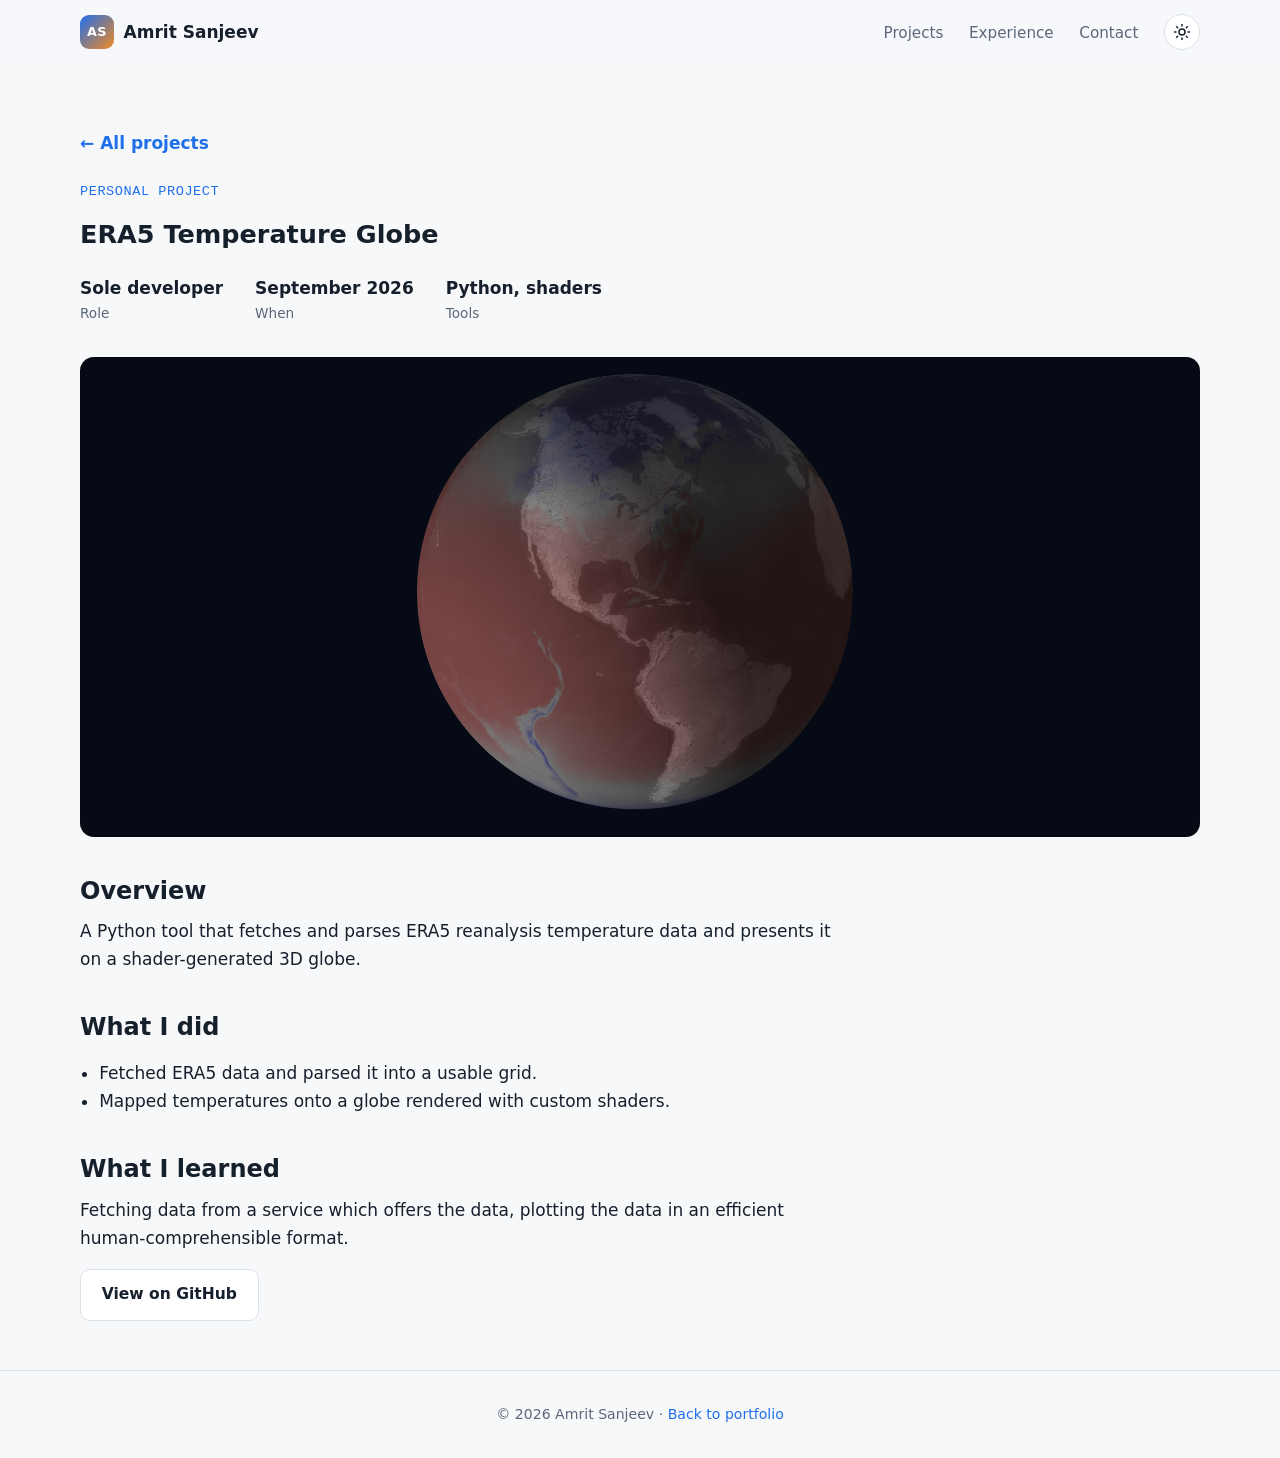
<file: projects/era5-globe.html>
<!DOCTYPE html>
<html lang="en">
<head>
  <meta charset="UTF-8">
  <meta name="viewport" content="width=device-width, initial-scale=1.0">
  <title>ERA5 Temperature Globe | Amrit Sanjeev</title>
  <meta name="description" content="ERA5 Temperature Globe: a project by Amrit Sanjeev, Aerospace Engineering student at the University of Bath.">
  <link rel="icon" href="../assets/img/favicon.svg" type="image/svg+xml">
  <link rel="stylesheet" href="../css/style.css">
  <script>(function(){var t=localStorage.getItem('theme');if(t)document.documentElement.setAttribute('data-theme',t);})();</script>
</head>
<body>
  <header class="site-header">
    <nav class="nav container" aria-label="Main">
      <a class="brand" href="../index.html">
        <span class="brand-mark" aria-hidden="true">AS</span>
        <span class="brand-name">Amrit Sanjeev</span>
      </a>
      <button class="nav-toggle" aria-expanded="false" aria-controls="nav-links" aria-label="Open menu"><span></span><span></span><span></span></button>
      <ul class="nav-links" id="nav-links">
        <li><a href="../index.html#projects">Projects</a></li>
        <li><a href="../index.html#experience">Experience</a></li>
        <li><a href="../index.html#contact">Contact</a></li>
        <li>
          <button class="theme-toggle" aria-label="Toggle dark mode" title="Toggle dark mode">
            <svg class="icon-sun" viewBox="0 0 24 24" aria-hidden="true"><circle cx="12" cy="12" r="4"/><path d="M12 2v2M12 20v2M4.9 4.9l1.4 1.4M17.7 17.7l1.4 1.4M2 12h2M20 12h2M4.9 19.1l1.4-1.4M17.7 6.3l1.4-1.4"/></svg>
            <svg class="icon-moon" viewBox="0 0 24 24" aria-hidden="true"><path d="M21 12.8A9 9 0 1 1 11.2 3a7 7 0 0 0 9.8 9.8z"/></svg>
          </button>
        </li>
      </ul>
    </nav>
  </header>

  <main id="main">
    <section class="project-hero">
      <div class="container">
        <a class="back-link" href="../index.html#projects">← All projects</a>
        <p class="eyebrow">Personal project</p>
        <h1>ERA5 Temperature Globe</h1>
        <ul class="project-meta">
          <li><strong>Sole developer</strong><span>Role</span></li>
          <li><strong>September 2026</strong><span>When</span></li>
          <li><strong>Python, shaders</strong><span>Tools</span></li>
        </ul>
        <div class="project-cover cover-img"><img src="era5-globe/render.png" alt="ERA5 surface temperature data rendered on a 3D globe centred on the Americas, warm regions in red and cold regions in blue"></div>

        <div class="prose">
          <h2>Overview</h2>
          <p>A Python tool that fetches and parses ERA5 reanalysis temperature data and presents it on a shader-generated 3D globe.</p>

          <h2>What I did</h2>
          <ul>
            <li>Fetched ERA5 data and parsed it into a usable grid.</li>
            <li>Mapped temperatures onto a globe rendered with custom shaders.</li>
          </ul>

          <h2>What I learned</h2>
          <p>Fetching data from a service which offers the data, plotting the data in an efficient human-comprehensible format. </p>

          <p><a class="btn btn-ghost" href="https://github.com/AmritSanjeev2007/meteorology-data-processing" target="_blank" rel="noopener">View on GitHub</a></p>
         
        </div>
      </div>
    </section>
  </main>

  <footer class="site-footer">
    <div class="container"><p>© <span id="year"></span> Amrit Sanjeev · <a href="../index.html">Back to portfolio</a></p></div>
  </footer>
  <script src="../js/main.js"></script>
</body>
</html>
</file>
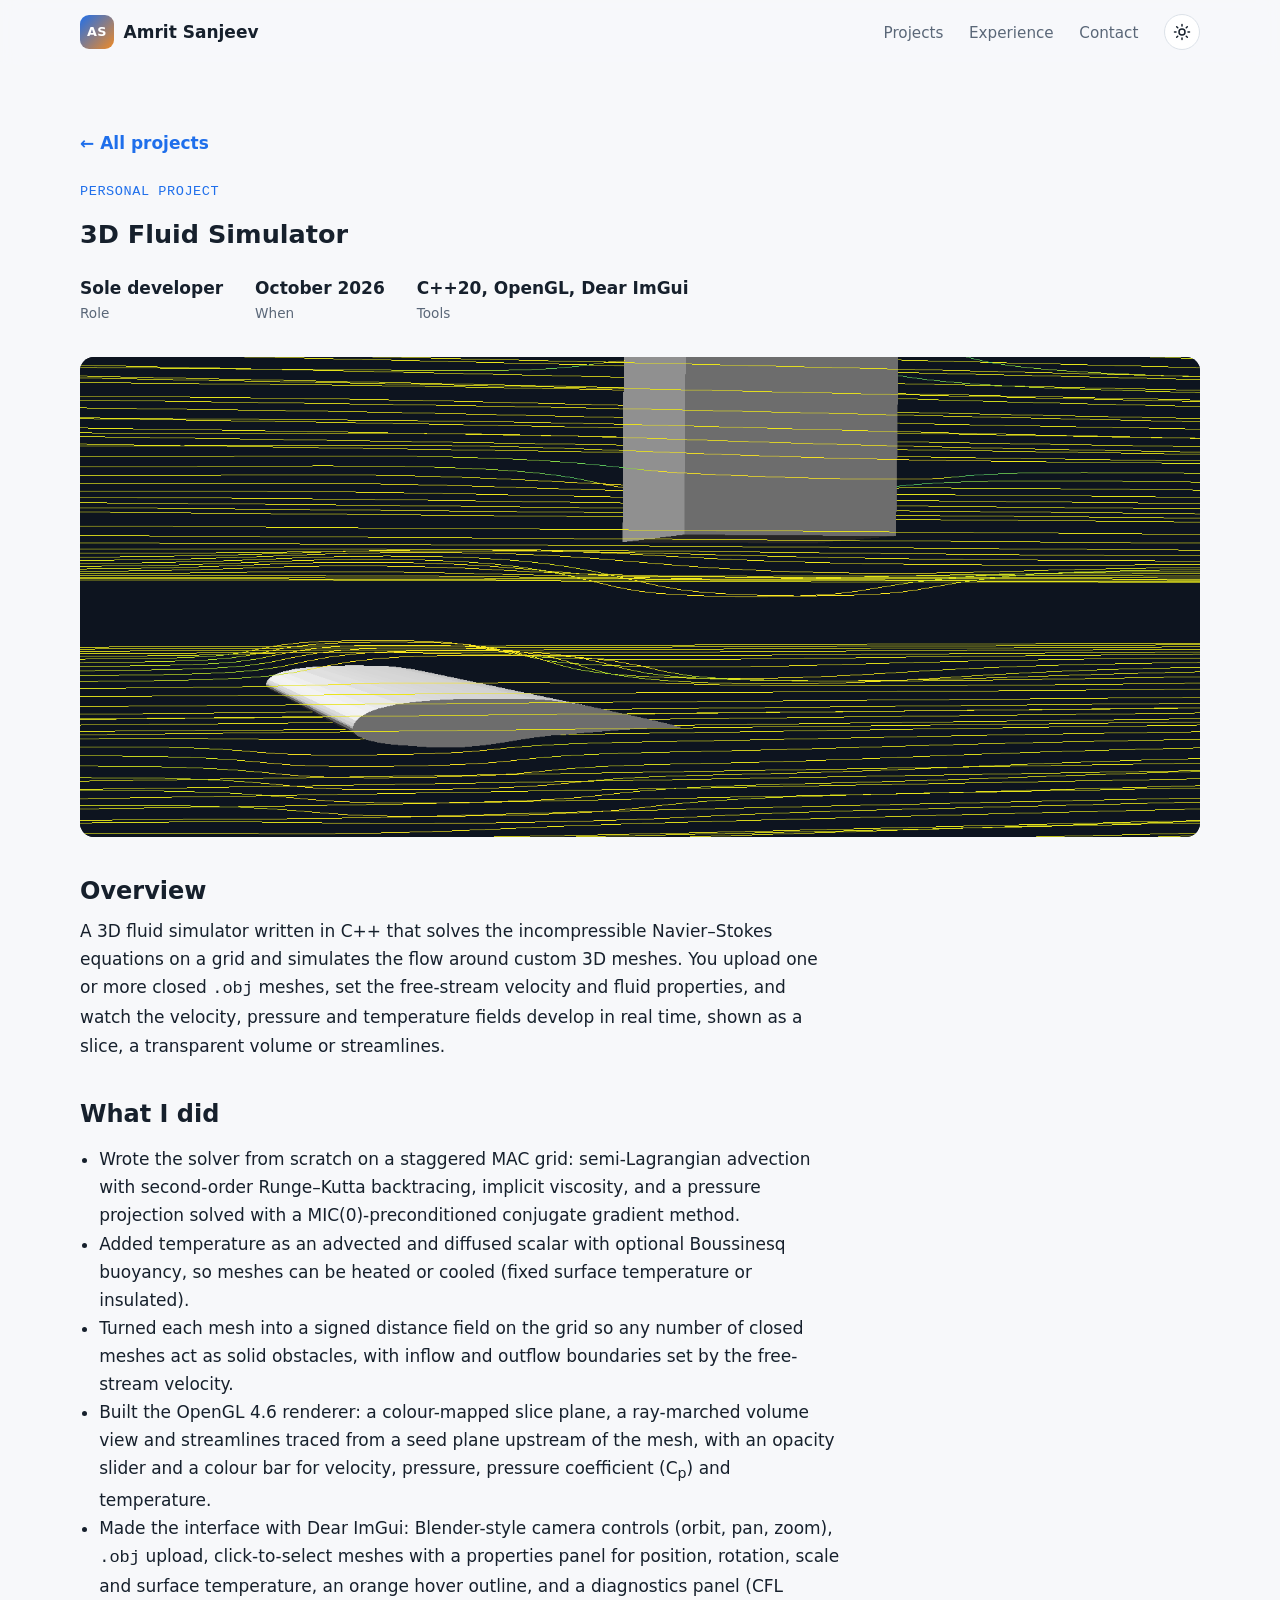
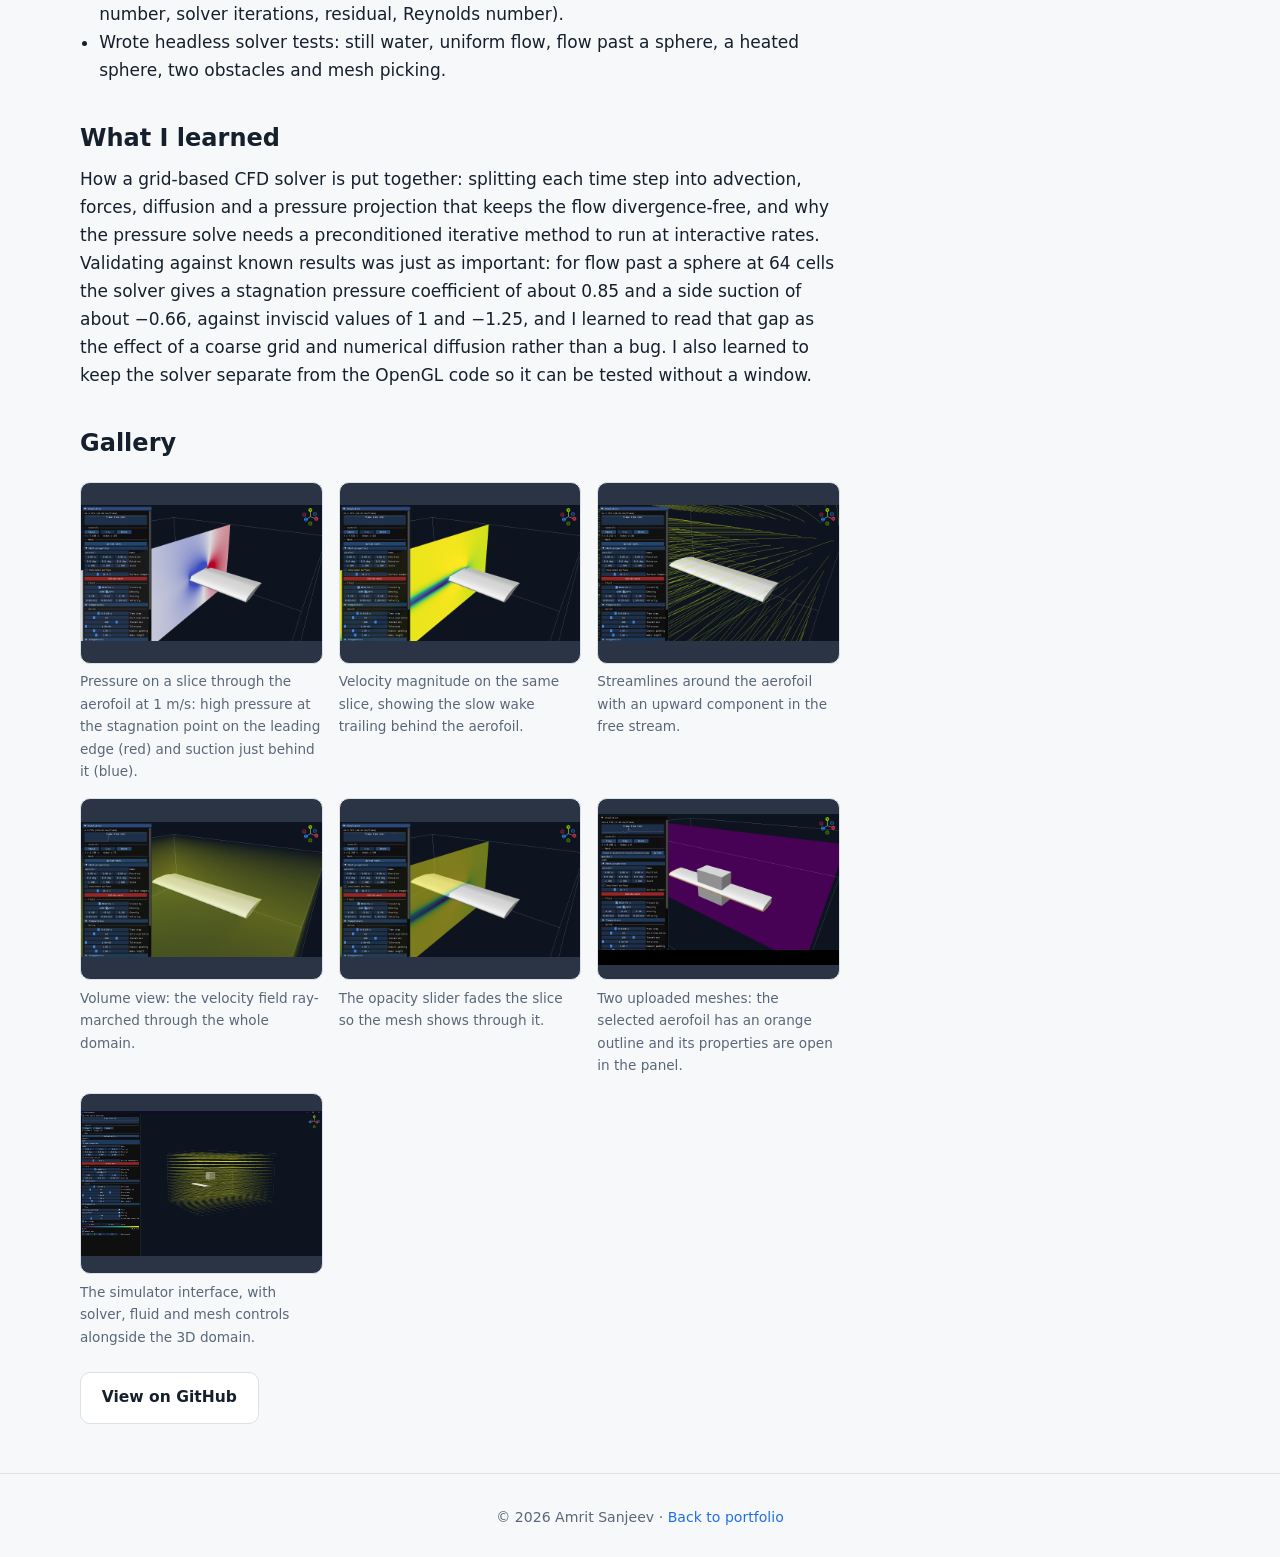
<file: projects/fluid-simulator.html>
<!DOCTYPE html>
<html lang="en">
<head>
  <meta charset="UTF-8">
  <meta name="viewport" content="width=device-width, initial-scale=1.0">
  <title>3D Fluid Simulator | Amrit Sanjeev</title>
  <meta name="description" content="3D Fluid Simulator: a grid-based Navier&ndash;Stokes solver with real-time OpenGL visualisation of flow around custom meshes, a project by Amrit Sanjeev, Aerospace Engineering student at the University of Bath.">
  <link rel="icon" href="../assets/img/favicon.svg" type="image/svg+xml">
  <link rel="stylesheet" href="../css/style.css">
  <script>(function(){var t=localStorage.getItem('theme');if(t)document.documentElement.setAttribute('data-theme',t);})();</script>
</head>
<body>
  <header class="site-header">
    <nav class="nav container" aria-label="Main">
      <a class="brand" href="../index.html">
        <span class="brand-mark" aria-hidden="true">AS</span>
        <span class="brand-name">Amrit Sanjeev</span>
      </a>
      <button class="nav-toggle" aria-expanded="false" aria-controls="nav-links" aria-label="Open menu"><span></span><span></span><span></span></button>
      <ul class="nav-links" id="nav-links">
        <li><a href="../index.html#projects">Projects</a></li>
        <li><a href="../index.html#experience">Experience</a></li>
        <li><a href="../index.html#contact">Contact</a></li>
        <li>
          <button class="theme-toggle" aria-label="Toggle dark mode" title="Toggle dark mode">
            <svg class="icon-sun" viewBox="0 0 24 24" aria-hidden="true"><circle cx="12" cy="12" r="4"/><path d="M12 2v2M12 20v2M4.9 4.9l1.4 1.4M17.7 17.7l1.4 1.4M2 12h2M20 12h2M4.9 19.1l1.4-1.4M17.7 6.3l1.4-1.4"/></svg>
            <svg class="icon-moon" viewBox="0 0 24 24" aria-hidden="true"><path d="M21 12.8A9 9 0 1 1 11.2 3a7 7 0 0 0 9.8 9.8z"/></svg>
          </button>
        </li>
      </ul>
    </nav>
  </header>

  <main id="main">
    <section class="project-hero">
      <div class="container">
        <a class="back-link" href="../index.html#projects">← All projects</a>
        <p class="eyebrow">Personal project</p>
        <h1>3D Fluid Simulator</h1>
        <ul class="project-meta">
          <li><strong>Sole developer</strong><span>Role</span></li>
          <li><strong>October 2026</strong><span>When</span></li>
          <li><strong>C++20, OpenGL, Dear ImGui</strong><span>Tools</span></li>
        </ul>
        <div class="project-cover cover-img cover-fill cover-navy"><img src="fluid-simulator/render2.png" alt="Streamlines from the 3D fluid simulator flowing around an aerofoil and a cube"></div>

        <div class="prose">
          <h2>Overview</h2>
          <p>A 3D fluid simulator written in C++ that solves the incompressible Navier&ndash;Stokes equations on a grid and simulates the flow around custom 3D meshes. You upload one or more closed <code>.obj</code> meshes, set the free-stream velocity and fluid properties, and watch the velocity, pressure and temperature fields develop in real time, shown as a slice, a transparent volume or streamlines.</p>

          <h2>What I did</h2>
          <ul>
            <li>Wrote the solver from scratch on a staggered MAC grid: semi-Lagrangian advection with second-order Runge&ndash;Kutta backtracing, implicit viscosity, and a pressure projection solved with a MIC(0)-preconditioned conjugate gradient method.</li>
            <li>Added temperature as an advected and diffused scalar with optional Boussinesq buoyancy, so meshes can be heated or cooled (fixed surface temperature or insulated).</li>
            <li>Turned each mesh into a signed distance field on the grid so any number of closed meshes act as solid obstacles, with inflow and outflow boundaries set by the free-stream velocity.</li>
            <li>Built the OpenGL 4.6 renderer: a colour-mapped slice plane, a ray-marched volume view and streamlines traced from a seed plane upstream of the mesh, with an opacity slider and a colour bar for velocity, pressure, pressure coefficient (C<sub>p</sub>) and temperature.</li>
            <li>Made the interface with Dear ImGui: Blender-style camera controls (orbit, pan, zoom), <code>.obj</code> upload, click-to-select meshes with a properties panel for position, rotation, scale and surface temperature, an orange hover outline, and a diagnostics panel (CFL number, solver iterations, residual, Reynolds number).</li>
            <li>Wrote headless solver tests: still water, uniform flow, flow past a sphere, a heated sphere, two obstacles and mesh picking.</li>
          </ul>

          <h2>What I learned</h2>
          <p>How a grid-based CFD solver is put together: splitting each time step into advection, forces, diffusion and a pressure projection that keeps the flow divergence-free, and why the pressure solve needs a preconditioned iterative method to run at interactive rates. Validating against known results was just as important: for flow past a sphere at 64 cells the solver gives a stagnation pressure coefficient of about 0.85 and a side suction of about &minus;0.66, against inviscid values of 1 and &minus;1.25, and I learned to read that gap as the effect of a coarse grid and numerical diffusion rather than a bug. I also learned to keep the solver separate from the OpenGL code so it can be tested without a window.</p>

          <h2>Gallery</h2>
          <div class="gallery">
            <figure>
              <a href="fluid-simulator/aerofoil-pressure.png" target="_blank" rel="noopener">
                <img src="fluid-simulator/aerofoil-pressure.png" alt="Pressure slice through an aerofoil in 1 m/s flow: red high pressure at the leading edge, blue low pressure just behind it, beside the simulator's mesh, fluid and solver controls" loading="lazy">
              </a>
              <figcaption>Pressure on a slice through the aerofoil at 1 m/s: high pressure at the stagnation point on the leading edge (red) and suction just behind it (blue).</figcaption>
            </figure>
            <figure>
              <a href="fluid-simulator/aerofoil-velocity.png" target="_blank" rel="noopener">
                <img src="fluid-simulator/aerofoil-velocity.png" alt="Velocity magnitude slice through the aerofoil, yellow free stream with a dark purple low-speed wake trailing behind the wing" loading="lazy">
              </a>
              <figcaption>Velocity magnitude on the same slice, showing the slow wake trailing behind the aerofoil.</figcaption>
            </figure>
            <figure>
              <a href="fluid-simulator/streamlines-velocity.png" target="_blank" rel="noopener">
                <img src="fluid-simulator/streamlines-velocity.png" alt="Yellow streamlines bending over and around an aerofoil when the free stream has an upward component" loading="lazy">
              </a>
              <figcaption>Streamlines around the aerofoil with an upward component in the free stream.</figcaption>
            </figure>
            <figure>
              <a href="fluid-simulator/volume-velocity.png" target="_blank" rel="noopener">
                <img src="fluid-simulator/volume-velocity.png" alt="Transparent volume rendering of velocity filling the whole simulation box around the aerofoil" loading="lazy">
              </a>
              <figcaption>Volume view: the velocity field ray-marched through the whole domain.</figcaption>
            </figure>
            <figure>
              <a href="fluid-simulator/slice-half-opacity.png" target="_blank" rel="noopener">
                <img src="fluid-simulator/slice-half-opacity.png" alt="Velocity slice at half opacity, with the aerofoil visible through the semi-transparent plane" loading="lazy">
              </a>
              <figcaption>The opacity slider fades the slice so the mesh shows through it.</figcaption>
            </figure>
            <figure>
              <a href="fluid-simulator/hover-outline-selection.png" target="_blank" rel="noopener">
                <img src="fluid-simulator/hover-outline-selection.png" alt="Aerofoil and a cube uploaded as two obstacles, the aerofoil selected with an orange outline and its properties shown in the side panel" loading="lazy">
              </a>
              <figcaption>Two uploaded meshes: the selected aerofoil has an orange outline and its properties are open in the panel.</figcaption>
            </figure>
            <figure>
              <a href="fluid-simulator/render1.png" target="_blank" rel="noopener">
                <img src="fluid-simulator/render1.png" alt="Fluid simulator interface: solver, fluid and mesh controls beside a 3D domain of velocity streamlines around an aerofoil and a cube" loading="lazy">
              </a>
              <figcaption>The simulator interface, with solver, fluid and mesh controls alongside the 3D domain.</figcaption>
            </figure>
          </div>

          <p><a class="btn btn-ghost" href="https://github.com/AmritSanjeev2007/fluid-simulation-cpp" target="_blank" rel="noopener">View on GitHub</a></p>
         
        </div>
      </div>
    </section>
  </main>

  <footer class="site-footer">
    <div class="container"><p>© <span id="year"></span> Amrit Sanjeev · <a href="../index.html">Back to portfolio</a></p></div>
  </footer>
  <script src="../js/main.js"></script>
</body>
</html>
</file>
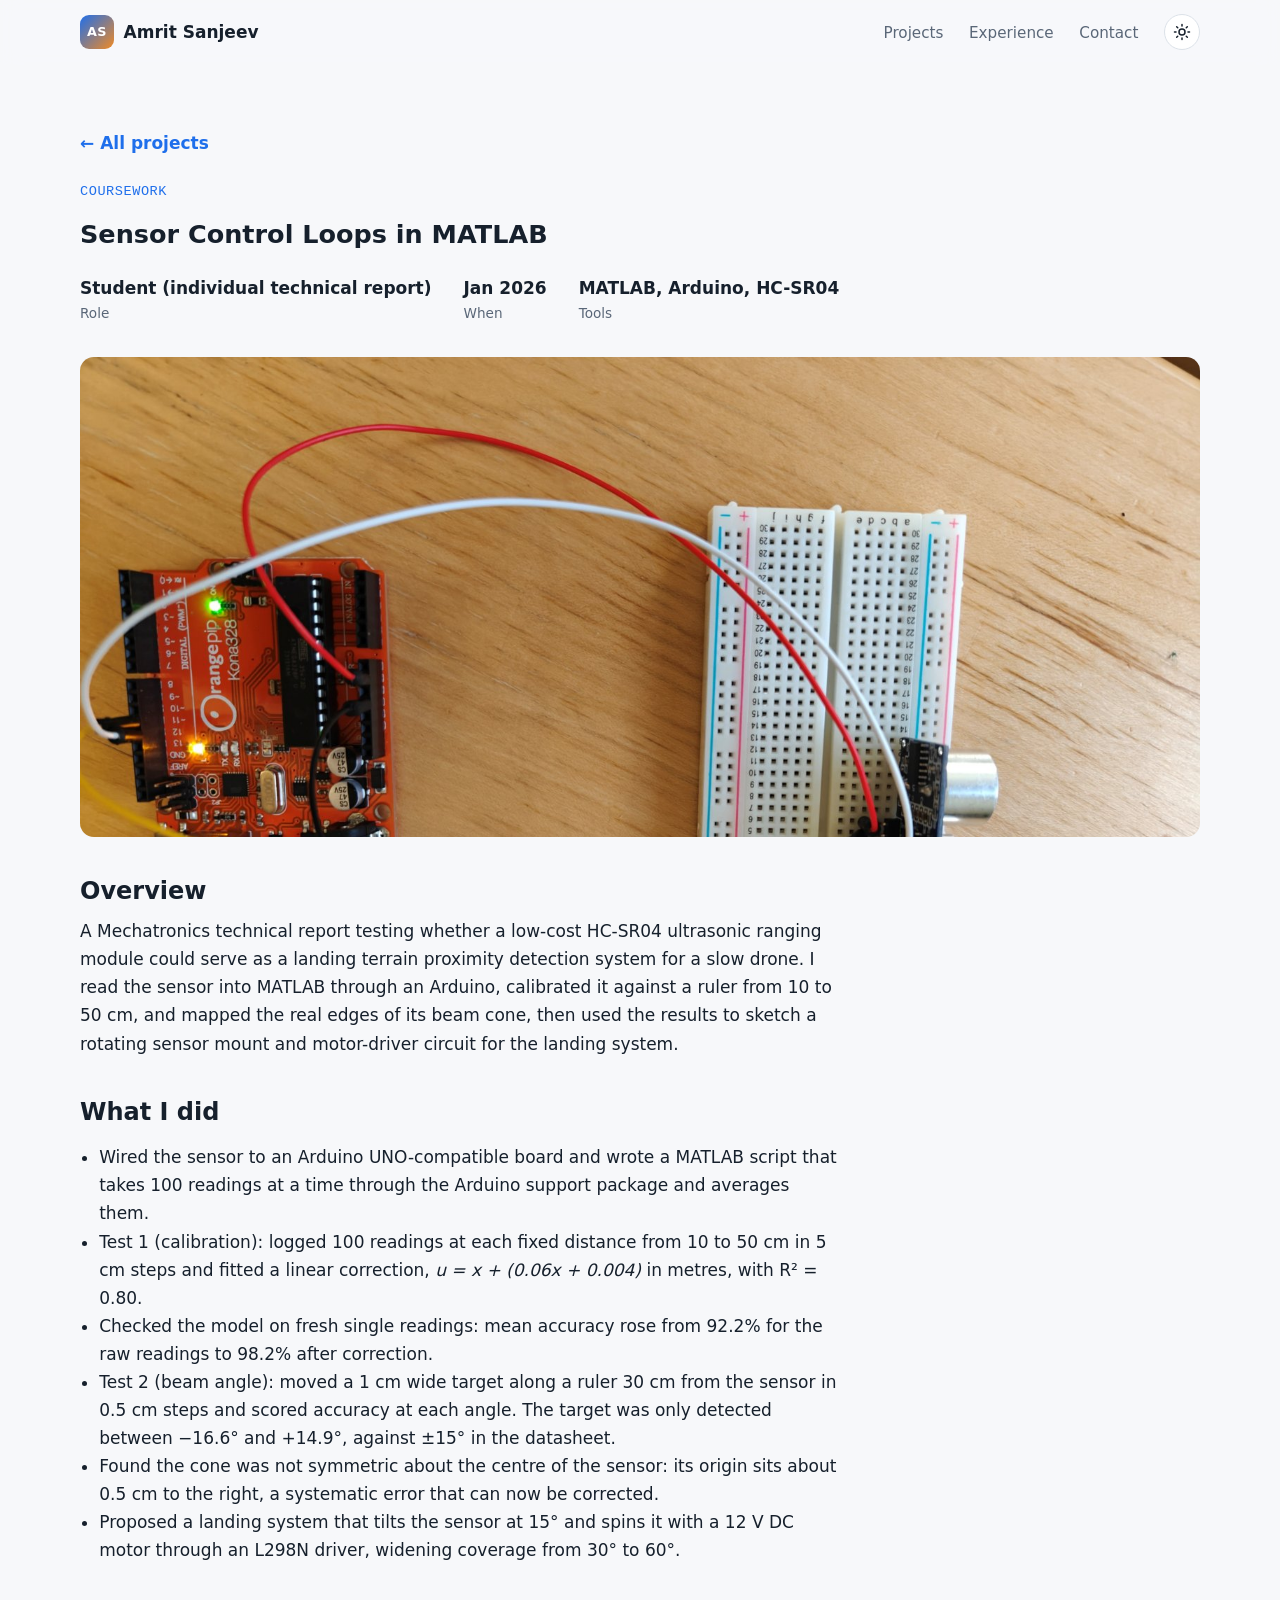
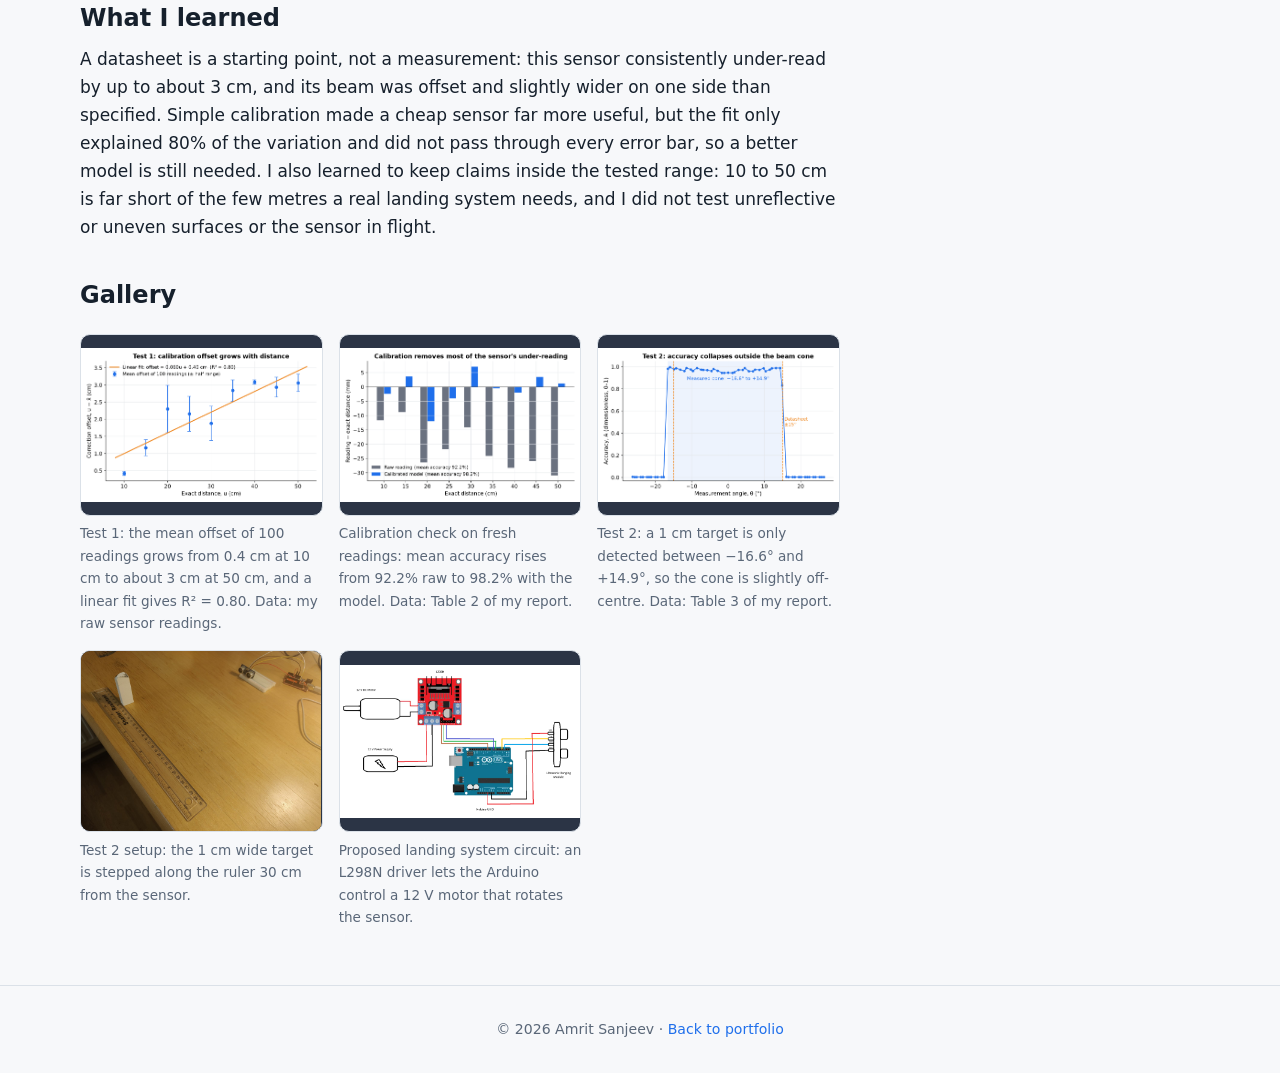
<file: projects/matlab-control.html>
<!DOCTYPE html>
<html lang="en">
<head>
  <meta charset="UTF-8">
  <meta name="viewport" content="width=device-width, initial-scale=1.0">
  <title>Sensor Control Loops in MATLAB | Amrit Sanjeev</title>
  <meta name="description" content="Sensor Control Loops in MATLAB: a project by Amrit Sanjeev, Aerospace Engineering student at the University of Bath.">
  <link rel="icon" href="../assets/img/favicon.svg" type="image/svg+xml">
  <link rel="stylesheet" href="../css/style.css">
  <script>(function(){var t=localStorage.getItem('theme');if(t)document.documentElement.setAttribute('data-theme',t);})();</script>
</head>
<body>
  <header class="site-header">
    <nav class="nav container" aria-label="Main">
      <a class="brand" href="../index.html">
        <span class="brand-mark" aria-hidden="true">AS</span>
        <span class="brand-name">Amrit Sanjeev</span>
      </a>
      <button class="nav-toggle" aria-expanded="false" aria-controls="nav-links" aria-label="Open menu"><span></span><span></span><span></span></button>
      <ul class="nav-links" id="nav-links">
        <li><a href="../index.html#projects">Projects</a></li>
        <li><a href="../index.html#experience">Experience</a></li>
        <li><a href="../index.html#contact">Contact</a></li>
        <li>
          <button class="theme-toggle" aria-label="Toggle dark mode" title="Toggle dark mode">
            <svg class="icon-sun" viewBox="0 0 24 24" aria-hidden="true"><circle cx="12" cy="12" r="4"/><path d="M12 2v2M12 20v2M4.9 4.9l1.4 1.4M17.7 17.7l1.4 1.4M2 12h2M20 12h2M4.9 19.1l1.4-1.4M17.7 6.3l1.4-1.4"/></svg>
            <svg class="icon-moon" viewBox="0 0 24 24" aria-hidden="true"><path d="M21 12.8A9 9 0 1 1 11.2 3a7 7 0 0 0 9.8 9.8z"/></svg>
          </button>
        </li>
      </ul>
    </nav>
  </header>

  <main id="main">
    <section class="project-hero">
      <div class="container">
        <a class="back-link" href="../index.html#projects">← All projects</a>
        <p class="eyebrow">Coursework</p>
        <h1>Sensor Control Loops in MATLAB</h1>
        <ul class="project-meta">
          <li><strong>Student (individual technical report)</strong><span>Role</span></li>
          <li><strong>Jan 2026</strong><span>When</span></li>
          <li><strong>MATLAB, Arduino, HC-SR04</strong><span>Tools</span></li>
        </ul>
        <div class="project-cover"><img src="matlab-control/setup.jpg" alt="Kona328 Arduino-compatible board wired with red, white, yellow and black jumper leads to an HC-SR04 ultrasonic ranging module on a breadboard"></div>

        <div class="prose">
          <h2>Overview</h2>
          <p>A Mechatronics technical report testing whether a low-cost HC-SR04 ultrasonic ranging module could serve as a landing terrain proximity detection system for a slow drone. I read the sensor into MATLAB through an Arduino, calibrated it against a ruler from 10 to 50 cm, and mapped the real edges of its beam cone, then used the results to sketch a rotating sensor mount and motor-driver circuit for the landing system.</p>

          <h2>What I did</h2>
          <ul>
            <li>Wired the sensor to an Arduino UNO-compatible board and wrote a MATLAB script that takes 100 readings at a time through the Arduino support package and averages them.</li>
            <li>Test 1 (calibration): logged 100 readings at each fixed distance from 10 to 50 cm in 5 cm steps and fitted a linear correction, <em>u = x + (0.06x + 0.004)</em> in metres, with R² = 0.80.</li>
            <li>Checked the model on fresh single readings: mean accuracy rose from 92.2% for the raw readings to 98.2% after correction.</li>
            <li>Test 2 (beam angle): moved a 1 cm wide target along a ruler 30 cm from the sensor in 0.5 cm steps and scored accuracy at each angle. The target was only detected between −16.6° and +14.9°, against ±15° in the datasheet.</li>
            <li>Found the cone was not symmetric about the centre of the sensor: its origin sits about 0.5 cm to the right, a systematic error that can now be corrected.</li>
            <li>Proposed a landing system that tilts the sensor at 15° and spins it with a 12 V DC motor through an L298N driver, widening coverage from 30° to 60°.</li>
          </ul>

          <h2>What I learned</h2>
          <p>A datasheet is a starting point, not a measurement: this sensor consistently under-read by up to about 3 cm, and its beam was offset and slightly wider on one side than specified. Simple calibration made a cheap sensor far more useful, but the fit only explained 80% of the variation and did not pass through every error bar, so a better model is still needed. I also learned to keep claims inside the tested range: 10 to 50 cm is far short of the few metres a real landing system needs, and I did not test unreflective or uneven surfaces or the sensor in flight.</p>

          <h2>Gallery</h2>
          <div class="gallery">
            <figure>
              <a href="matlab-control/calibration-offset.png" target="_blank" rel="noopener">
                <img src="matlab-control/calibration-offset.png" alt="Scatter plot with error bars of correction offset in centimetres against exact distance from 10 to 50 cm, rising from 0.4 cm to about 3 cm, with an orange linear fit line" loading="lazy">
              </a>
              <figcaption>Test 1: the mean offset of 100 readings grows from 0.4 cm at 10 cm to about 3 cm at 50 cm, and a linear fit gives R² = 0.80. Data: my raw sensor readings.</figcaption>
            </figure>
            <figure>
              <a href="matlab-control/model-verification.png" target="_blank" rel="noopener">
                <img src="matlab-control/model-verification.png" alt="Bar chart of reading error in millimetres at each distance from 10 to 50 cm: grey raw-reading bars all negative down to about minus 31 mm, blue calibrated bars mostly within 7 mm of zero" loading="lazy">
              </a>
              <figcaption>Calibration check on fresh readings: mean accuracy rises from 92.2% raw to 98.2% with the model. Data: Table 2 of my report.</figcaption>
            </figure>
            <figure>
              <a href="matlab-control/angle-accuracy.png" target="_blank" rel="noopener">
                <img src="matlab-control/angle-accuracy.png" alt="Line plot of accuracy from 0 to 1 against measurement angle in degrees: near 1 between about −16.6° and +14.9°, near 0 outside, with dashed lines at the datasheet's ±15°" loading="lazy">
              </a>
              <figcaption>Test 2: a 1 cm target is only detected between −16.6° and +14.9°, so the cone is slightly off-centre. Data: Table 3 of my report.</figcaption>
            </figure>
            <figure>
              <a href="matlab-control/test-2-setup.jpg" target="_blank" rel="noopener">
                <img src="matlab-control/test-2-setup.jpg" alt="Test 2 setup: a 30 cm ruler laid across a desk in front of the ultrasonic sensor, with a narrow white block standing on the ruler as the target" loading="lazy">
              </a>
              <figcaption>Test 2 setup: the 1 cm wide target is stepped along the ruler 30 cm from the sensor.</figcaption>
            </figure>
            <figure>
              <a href="matlab-control/landing-system-circuit.png" target="_blank" rel="noopener">
                <img src="matlab-control/landing-system-circuit.png" alt="Circuit diagram: Arduino UNO connected to the ultrasonic ranging module and to an L298N motor driver that powers a 12 V DC motor from a 12 V supply" loading="lazy">
              </a>
              <figcaption>Proposed landing system circuit: an L298N driver lets the Arduino control a 12 V motor that rotates the sensor.</figcaption>
            </figure>
          </div>

          <!-- Optional: link to code or a report
          <p><a class="btn btn-ghost" href="https://github.com/AmritSanjeev2007/REPO" target="_blank" rel="noopener">View on GitHub</a></p>
          -->
        </div>
      </div>
    </section>
  </main>

  <footer class="site-footer">
    <div class="container"><p>© <span id="year"></span> Amrit Sanjeev · <a href="../index.html">Back to portfolio</a></p></div>
  </footer>
  <script src="../js/main.js"></script>
</body>
</html>
</file>
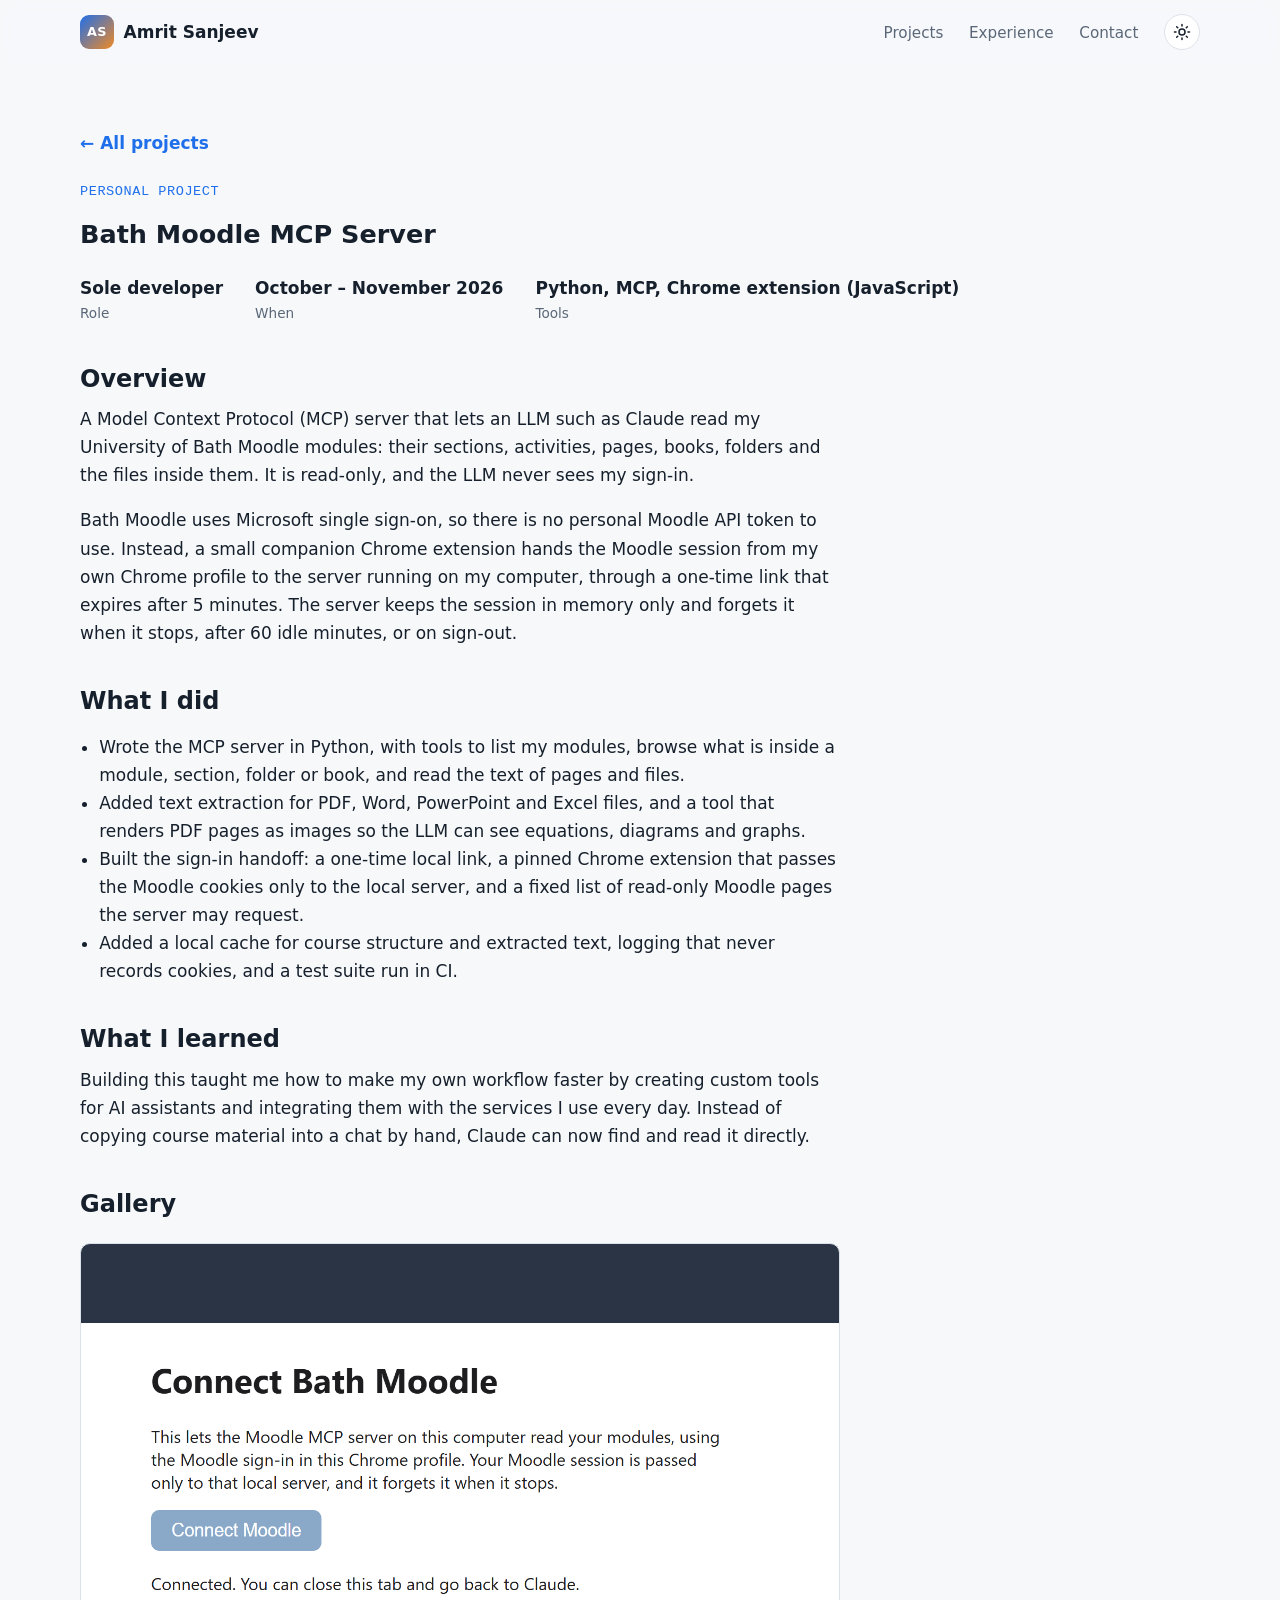
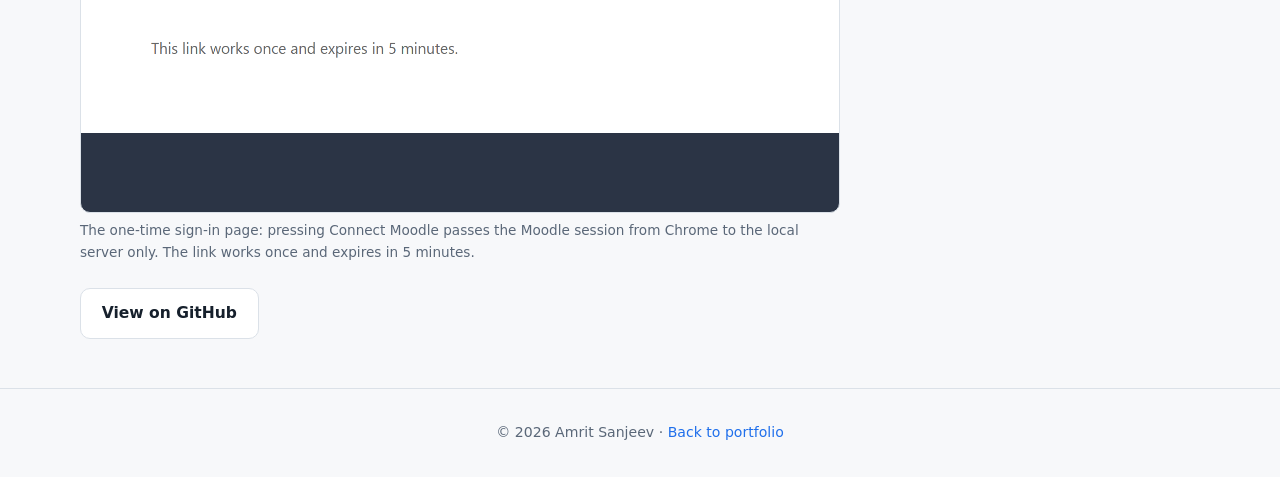
<file: projects/moodle-mcp.html>
<!DOCTYPE html>
<html lang="en">
<head>
  <meta charset="UTF-8">
  <meta name="viewport" content="width=device-width, initial-scale=1.0">
  <title>Bath Moodle MCP Server | Amrit Sanjeev</title>
  <meta name="description" content="Bath Moodle MCP Server: a project by Amrit Sanjeev, Aerospace Engineering student at the University of Bath.">
  <link rel="icon" href="../assets/img/favicon.svg" type="image/svg+xml">
  <link rel="stylesheet" href="../css/style.css">
  <script>(function(){var t=localStorage.getItem('theme');if(t)document.documentElement.setAttribute('data-theme',t);})();</script>
</head>
<body>
  <header class="site-header">
    <nav class="nav container" aria-label="Main">
      <a class="brand" href="../index.html">
        <span class="brand-mark" aria-hidden="true">AS</span>
        <span class="brand-name">Amrit Sanjeev</span>
      </a>
      <button class="nav-toggle" aria-expanded="false" aria-controls="nav-links" aria-label="Open menu"><span></span><span></span><span></span></button>
      <ul class="nav-links" id="nav-links">
        <li><a href="../index.html#projects">Projects</a></li>
        <li><a href="../index.html#experience">Experience</a></li>
        <li><a href="../index.html#contact">Contact</a></li>
        <li>
          <button class="theme-toggle" aria-label="Toggle dark mode" title="Toggle dark mode">
            <svg class="icon-sun" viewBox="0 0 24 24" aria-hidden="true"><circle cx="12" cy="12" r="4"/><path d="M12 2v2M12 20v2M4.9 4.9l1.4 1.4M17.7 17.7l1.4 1.4M2 12h2M20 12h2M4.9 19.1l1.4-1.4M17.7 6.3l1.4-1.4"/></svg>
            <svg class="icon-moon" viewBox="0 0 24 24" aria-hidden="true"><path d="M21 12.8A9 9 0 1 1 11.2 3a7 7 0 0 0 9.8 9.8z"/></svg>
          </button>
        </li>
      </ul>
    </nav>
  </header>

  <main id="main">
    <section class="project-hero">
      <div class="container">
        <a class="back-link" href="../index.html#projects">← All projects</a>
        <p class="eyebrow">Personal project</p>
        <h1>Bath Moodle MCP Server</h1>
        <ul class="project-meta">
          <li><strong>Sole developer</strong><span>Role</span></li>
          <li><strong>October – November 2026</strong><span>When</span></li>
          <li><strong>Python, MCP, Chrome extension (JavaScript)</strong><span>Tools</span></li>
        </ul>

        <div class="prose">
          <h2>Overview</h2>
          <p>A Model Context Protocol (MCP) server that lets an LLM such as Claude read my University of Bath Moodle modules: their sections, activities, pages, books, folders and the files inside them. It is read-only, and the LLM never sees my sign-in.</p>
          <p>Bath Moodle uses Microsoft single sign-on, so there is no personal Moodle API token to use. Instead, a small companion Chrome extension hands the Moodle session from my own Chrome profile to the server running on my computer, through a one-time link that expires after 5 minutes. The server keeps the session in memory only and forgets it when it stops, after 60 idle minutes, or on sign-out.</p>

          <h2>What I did</h2>
          <ul>
            <li>Wrote the MCP server in Python, with tools to list my modules, browse what is inside a module, section, folder or book, and read the text of pages and files.</li>
            <li>Added text extraction for PDF, Word, PowerPoint and Excel files, and a tool that renders PDF pages as images so the LLM can see equations, diagrams and graphs.</li>
            <li>Built the sign-in handoff: a one-time local link, a pinned Chrome extension that passes the Moodle cookies only to the local server, and a fixed list of read-only Moodle pages the server may request.</li>
            <li>Added a local cache for course structure and extracted text, logging that never records cookies, and a test suite run in CI.</li>
          </ul>

          <h2>What I learned</h2>
          <p>Building this taught me how to make my own workflow faster by creating custom tools for AI assistants and integrating them with the services I use every day. Instead of copying course material into a chat by hand, Claude can now find and read it directly.</p>

          <h2>Gallery</h2>
          <div class="gallery">
            <figure><a href="moodle-mcp/auth.png" target="_blank" rel="noopener"><img src="moodle-mcp/auth.png" alt="The Connect Bath Moodle sign-in page served by the local MCP server, with a Connect Moodle button and the message: Connected. You can close this tab and go back to Claude." loading="lazy"></a><figcaption>The one-time sign-in page: pressing Connect Moodle passes the Moodle session from Chrome to the local server only. The link works once and expires in 5 minutes.</figcaption></figure>
          </div>

          <p><a class="btn btn-ghost" href="https://github.com/AmritSanjeev2007/UoB-moodle-mcp" target="_blank" rel="noopener">View on GitHub</a></p>
        </div>
      </div>
    </section>
  </main>

  <footer class="site-footer">
    <div class="container"><p>© <span id="year"></span> Amrit Sanjeev · <a href="../index.html">Back to portfolio</a></p></div>
  </footer>
  <script src="../js/main.js"></script>
</body>
</html>
</file>
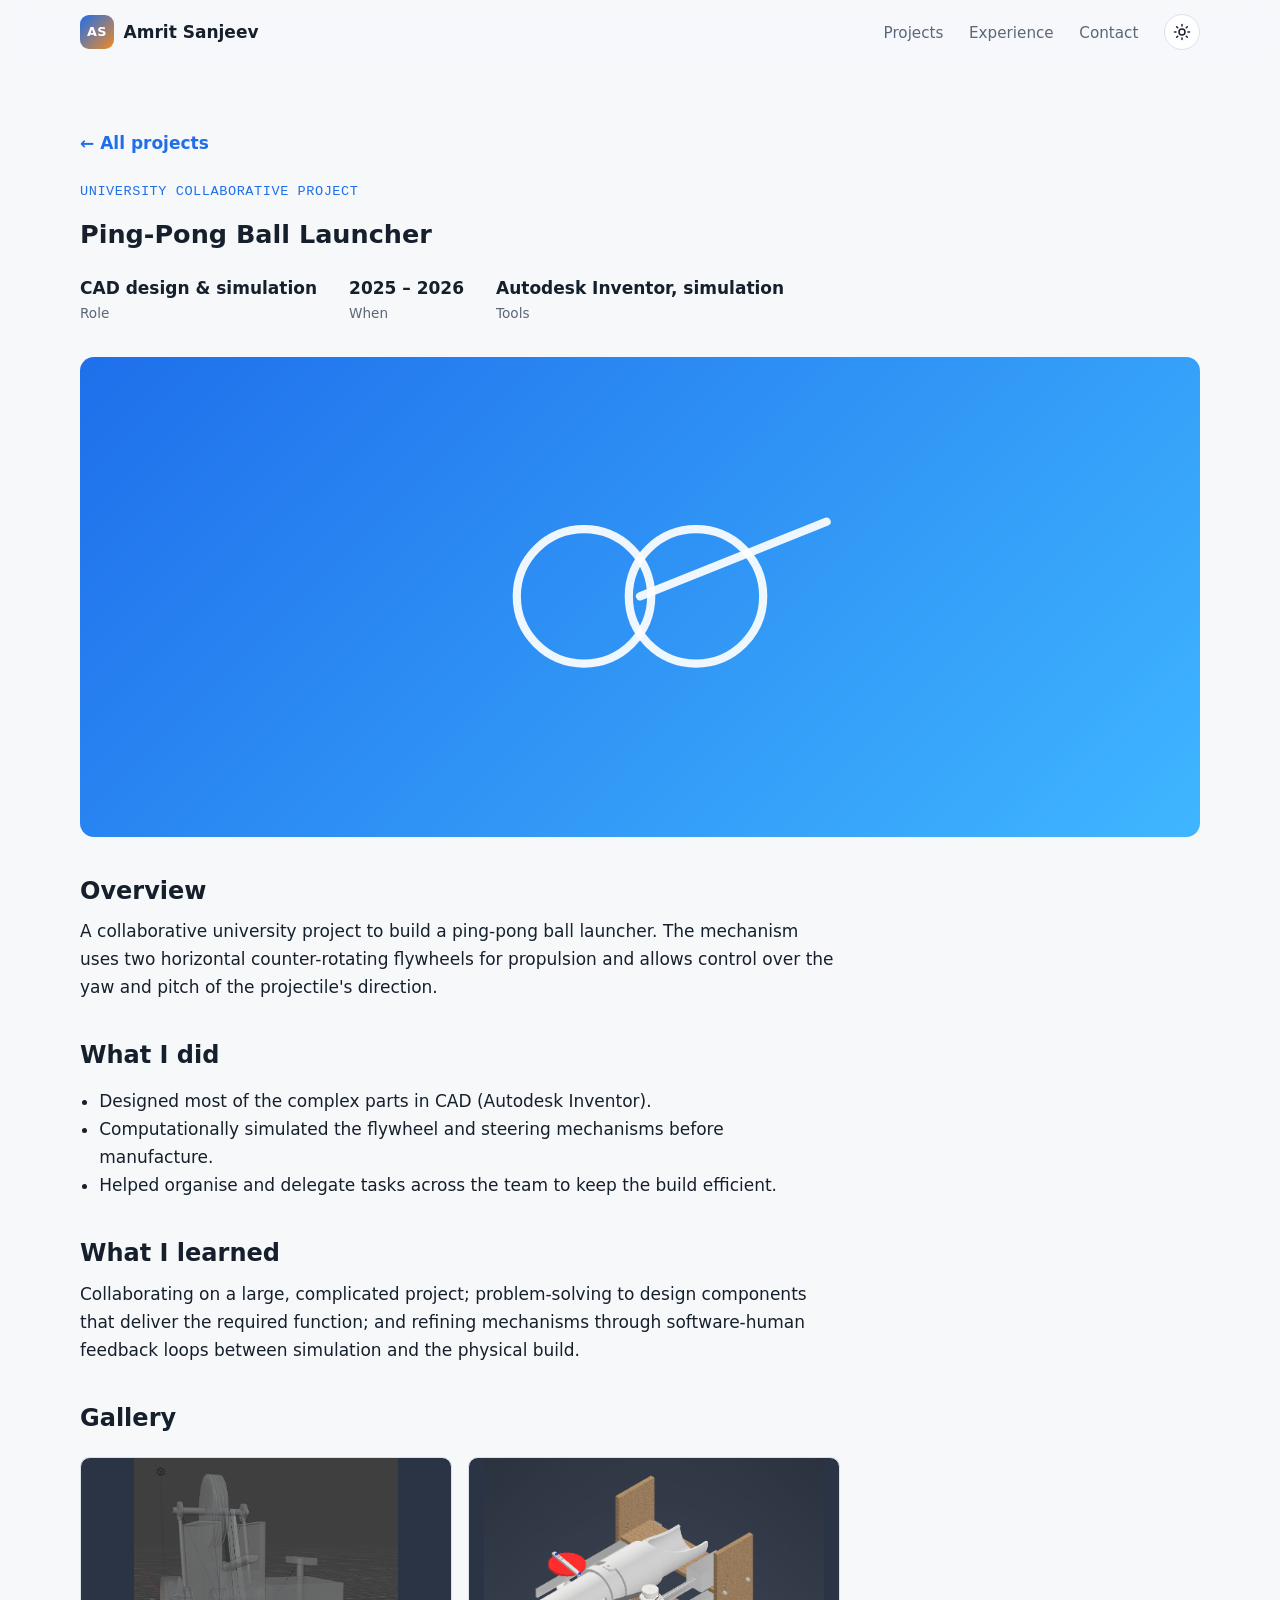
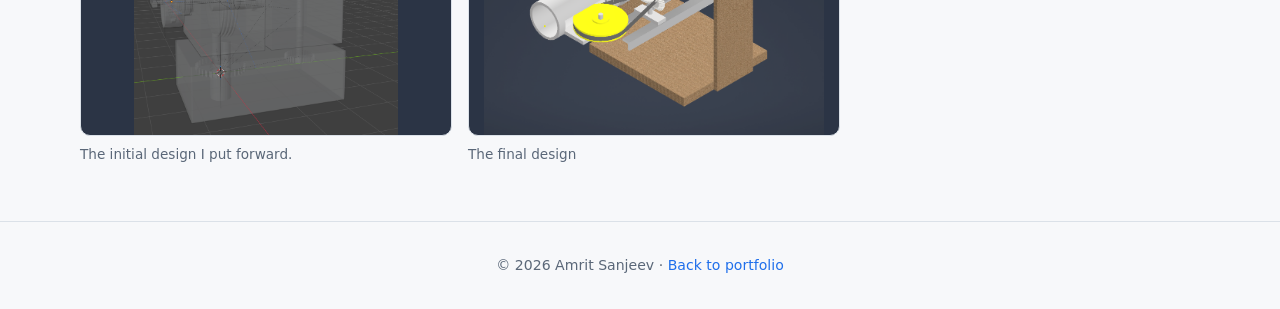
<file: projects/ping-pong-launcher.html>
<!DOCTYPE html>
<html lang="en">
<head>
  <meta charset="UTF-8">
  <meta name="viewport" content="width=device-width, initial-scale=1.0">
  <title>Ping-Pong Ball Launcher | Amrit Sanjeev</title>
  <meta name="description" content="Ping-Pong Ball Launcher: a project by Amrit Sanjeev, Aerospace Engineering student at the University of Bath.">
  <link rel="icon" href="../assets/img/favicon.svg" type="image/svg+xml">
  <link rel="stylesheet" href="../css/style.css">
  <script>(function(){var t=localStorage.getItem('theme');if(t)document.documentElement.setAttribute('data-theme',t);})();</script>
</head>
<body>
  <header class="site-header">
    <nav class="nav container" aria-label="Main">
      <a class="brand" href="../index.html">
        <span class="brand-mark" aria-hidden="true">AS</span>
        <span class="brand-name">Amrit Sanjeev</span>
      </a>
      <button class="nav-toggle" aria-expanded="false" aria-controls="nav-links" aria-label="Open menu"><span></span><span></span><span></span></button>
      <ul class="nav-links" id="nav-links">
        <li><a href="../index.html#projects">Projects</a></li>
        <li><a href="../index.html#experience">Experience</a></li>
        <li><a href="../index.html#contact">Contact</a></li>
        <li>
          <button class="theme-toggle" aria-label="Toggle dark mode" title="Toggle dark mode">
            <svg class="icon-sun" viewBox="0 0 24 24" aria-hidden="true"><circle cx="12" cy="12" r="4"/><path d="M12 2v2M12 20v2M4.9 4.9l1.4 1.4M17.7 17.7l1.4 1.4M2 12h2M20 12h2M4.9 19.1l1.4-1.4M17.7 6.3l1.4-1.4"/></svg>
            <svg class="icon-moon" viewBox="0 0 24 24" aria-hidden="true"><path d="M21 12.8A9 9 0 1 1 11.2 3a7 7 0 0 0 9.8 9.8z"/></svg>
          </button>
        </li>
      </ul>
    </nav>
  </header>

  <main id="main">
    <section class="project-hero">
      <div class="container">
        <a class="back-link" href="../index.html#projects">← All projects</a>
        <p class="eyebrow">University collaborative project</p>
        <h1>Ping-Pong Ball Launcher</h1>
        <ul class="project-meta">
          <li><strong>CAD design &amp; simulation</strong><span>Role</span></li>
          <li><strong>2025 – 2026</strong><span>When</span></li>
          <li><strong>Autodesk Inventor, simulation</strong><span>Tools</span></li>
        </ul>
        <!-- Replace this cover with: <div class="project-cover"><img src="../assets/img/ping-pong-launcher-cover.jpg" alt="..."></div> -->
        <div class="project-cover media-1" aria-hidden="true"><svg viewBox="0 0 120 80"><circle cx="45" cy="40" r="18"/><circle cx="75" cy="40" r="18"/><path d="M60 40 L110 20"/></svg></div>

        <div class="prose">
          <h2>Overview</h2>
          <p>A collaborative university project to build a ping-pong ball launcher. The mechanism uses two horizontal counter-rotating flywheels for propulsion and allows control over the yaw and pitch of the projectile's direction.</p>

          <h2>What I did</h2>
          <ul>
            <li>Designed most of the complex parts in CAD (Autodesk Inventor).</li>
            <li>Computationally simulated the flywheel and steering mechanisms before manufacture.</li>
            <li>Helped organise and delegate tasks across the team to keep the build efficient.</li>
          </ul>

          <h2>What I learned</h2>
          <p>Collaborating on a large, complicated project; problem-solving to design components that deliver the required function; and refining mechanisms through software-human feedback loops between simulation and the physical build.</p>

          <h2>Gallery</h2>
          <div class="gallery">
            <figure>
              <a href="ping-pong-launcher/initial-design.png" target="_blank" rel="noopener">
                <img src="ping-pong-launcher/initial-design.png" alt="Initial CAD concept of the launcher: an upright frame with a large vertical flywheel, belt drive and geared base" loading="lazy">
              </a>
              <figcaption>The initial design I put forward.</figcaption>
            </figure>
            <figure>
              <a href="ping-pong-launcher/final-design.png" target="_blank" rel="noopener">
                <img src="ping-pong-launcher/final-design.png" alt="Final CAD design of the launcher: a barrel on a wooden frame with a belt-driven pulley and bevel gears" loading="lazy">
              </a>
              <figcaption>The final design</figcaption>
            </figure>
          </div>

          <!-- Optional: link to code or a report
          <p><a class="btn btn-ghost" href="https://github.com/AmritSanjeev2007/REPO" target="_blank" rel="noopener">View on GitHub</a></p>
          -->
        </div>
      </div>
    </section>
  </main>

  <footer class="site-footer">
    <div class="container"><p>© <span id="year"></span> Amrit Sanjeev · <a href="../index.html">Back to portfolio</a></p></div>
  </footer>
  <script src="../js/main.js"></script>
</body>
</html>
</file>
<file: css/style.css>
/* =========================================================
   Amrit Sanjeev – Portfolio
   Plain CSS, no build step. Colours live in the variables below.
   ========================================================= */

:root {
  --bg: #f7f8fa;
  --bg-alt: #eef1f5;
  --surface: #ffffff;
  --text: #16202c;
  --muted: #5a6778;
  --border: #dbe1e8;
  --accent: #1f6feb;       /* primary blue */
  --accent-2: #f08a24;     /* afterburner orange */
  --accent-soft: rgba(31, 111, 235, 0.1);
  --shadow: 0 1px 2px rgba(16, 24, 40, 0.06), 0 8px 24px rgba(16, 24, 40, 0.06);
  --radius: 14px;
  --maxw: 1120px;
  --font: "Inter", system-ui, -apple-system, "Segoe UI", Roboto, "Helvetica Neue", Arial, sans-serif;
  --mono: ui-monospace, "SFMono-Regular", Consolas, "Liberation Mono", monospace;
  color-scheme: light;
}

[data-theme="dark"] {
  --bg: #0b1017;
  --bg-alt: #101823;
  --surface: #141e2b;
  --text: #e6edf5;
  --muted: #95a3b5;
  --border: #243245;
  --accent: #5b9dff;
  --accent-2: #ff9f45;
  --accent-soft: rgba(91, 157, 255, 0.14);
  --shadow: 0 1px 2px rgba(0, 0, 0, 0.3), 0 8px 24px rgba(0, 0, 0, 0.25);
  color-scheme: dark;
}

@media (prefers-color-scheme: dark) {
  :root:not([data-theme="light"]) {
    --bg: #0b1017;
    --bg-alt: #101823;
    --surface: #141e2b;
    --text: #e6edf5;
    --muted: #95a3b5;
    --border: #243245;
    --accent: #5b9dff;
    --accent-2: #ff9f45;
    --accent-soft: rgba(91, 157, 255, 0.14);
    --shadow: 0 1px 2px rgba(0, 0, 0, 0.3), 0 8px 24px rgba(0, 0, 0, 0.25);
    color-scheme: dark;
  }
}

*, *::before, *::after { box-sizing: border-box; }
html { scroll-behavior: smooth; scroll-padding-top: 72px; }
body {
  margin: 0;
  font-family: var(--font);
  font-size: 17px;
  line-height: 1.65;
  color: var(--text);
  background: var(--bg);
  -webkit-font-smoothing: antialiased;
}
img { max-width: 100%; display: block; }
a { color: var(--accent); text-decoration: none; }
a:hover { text-decoration: underline; }
h1, h2, h3, h4 { line-height: 1.2; margin: 0 0 0.5em; }
p { margin: 0 0 1em; }

.container { width: min(100% - 2.5rem, var(--maxw)); margin-inline: auto; }

.skip-link {
  position: absolute; left: -999px; top: 0;
  background: var(--accent); color: #fff; padding: 0.5rem 1rem; z-index: 100;
}
.skip-link:focus { left: 1rem; top: 1rem; }

:focus-visible { outline: 2px solid var(--accent); outline-offset: 3px; border-radius: 6px; }

/* ---------- Header ---------- */
.site-header {
  position: sticky; top: 0; z-index: 50;
  background: color-mix(in srgb, var(--bg) 82%, transparent);
  backdrop-filter: saturate(1.4) blur(10px);
  -webkit-backdrop-filter: saturate(1.4) blur(10px);
  border-bottom: 1px solid transparent;
  transition: border-color 0.2s;
}
.site-header.scrolled { border-bottom-color: var(--border); }
.nav { display: flex; align-items: center; justify-content: space-between; height: 64px; }
.brand { display: flex; align-items: center; gap: 0.6rem; color: var(--text); font-weight: 700; }
.brand:hover { text-decoration: none; }
.brand-mark {
  display: grid; place-items: center; width: 34px; height: 34px; border-radius: 9px;
  background: linear-gradient(135deg, var(--accent), var(--accent-2));
  color: #fff; font-size: 0.8rem; letter-spacing: 0.04em;
}
.nav-links { display: flex; align-items: center; gap: 1.6rem; list-style: none; margin: 0; padding: 0; }
.nav-links a { color: var(--muted); font-weight: 500; font-size: 0.95rem; }
.nav-links a:hover, .nav-links a.active { color: var(--text); text-decoration: none; }

.theme-toggle {
  display: grid; place-items: center; width: 36px; height: 36px; border-radius: 50%;
  border: 1px solid var(--border); background: var(--surface); color: var(--text); cursor: pointer;
}
.theme-toggle svg { width: 18px; height: 18px; fill: none; stroke: currentColor; stroke-width: 2; stroke-linecap: round; }
.theme-toggle .icon-moon { display: none; }
[data-theme="dark"] .theme-toggle .icon-sun { display: none; }
[data-theme="dark"] .theme-toggle .icon-moon { display: block; }

.nav-toggle {
  display: none; flex-direction: column; gap: 5px; background: none; border: 0; padding: 8px; cursor: pointer;
}
.nav-toggle span { width: 22px; height: 2px; background: var(--text); border-radius: 2px; transition: transform 0.2s, opacity 0.2s; }
.nav-toggle[aria-expanded="true"] span:nth-child(1) { transform: translateY(7px) rotate(45deg); }
.nav-toggle[aria-expanded="true"] span:nth-child(2) { opacity: 0; }
.nav-toggle[aria-expanded="true"] span:nth-child(3) { transform: translateY(-7px) rotate(-45deg); }

/* ---------- Hero ---------- */
.hero { position: relative; overflow: hidden; padding: 6rem 0 5rem; }
#flow-canvas { position: absolute; inset: 0; width: 100%; height: 100%; opacity: 0.55; pointer-events: none; }
.hero-inner { position: relative; }
.eyebrow {
  font-family: var(--mono); font-size: 0.85rem; letter-spacing: 0.04em; color: var(--accent);
  text-transform: uppercase; margin-bottom: 1rem;
}
.hero h1 { font-size: clamp(2.6rem, 7vw, 4.6rem); letter-spacing: -0.03em; margin-bottom: 1.2rem; }
.lead { font-size: 1.2rem; color: var(--muted); max-width: 640px; }
.hero-actions { display: flex; flex-wrap: wrap; gap: 0.8rem; margin: 2rem 0 3rem; }
.hero-facts { display: flex; flex-wrap: wrap; gap: 2.5rem; list-style: none; padding: 0; margin: 0; }
.hero-facts li { display: flex; flex-direction: column; }
.hero-facts strong { font-size: 1.25rem; }
.hero-facts span { color: var(--muted); font-size: 0.9rem; }

/* ---------- Buttons ---------- */
.btn {
  display: inline-flex; align-items: center; gap: 0.5rem; padding: 0.75rem 1.3rem;
  border-radius: 10px; font-weight: 600; font-size: 0.97rem; border: 1px solid transparent;
  transition: transform 0.15s, box-shadow 0.15s, background 0.15s;
}
.btn:hover { text-decoration: none; transform: translateY(-1px); }
.btn-primary { background: var(--accent); color: #fff; box-shadow: 0 6px 18px var(--accent-soft); }
.btn-ghost { border-color: var(--border); color: var(--text); background: var(--surface); }

/* ---------- Sections ---------- */
.section { padding: 5.5rem 0; }
.section-alt { background: var(--bg-alt); }
.section-title { font-size: clamp(1.8rem, 3.5vw, 2.4rem); letter-spacing: -0.02em; margin-bottom: 2rem; }
.section-title .num { font-family: var(--mono); font-size: 0.9rem; color: var(--accent-2); vertical-align: middle; margin-right: 0.6rem; }
.subhead { margin-top: 3rem; font-size: 1.3rem; }

/* ---------- About ---------- */
.about-grid { display: grid; grid-template-columns: 280px 1fr; gap: 3.5rem; align-items: center; }
.photo-placeholder, .about-photo img {
  aspect-ratio: 1; width: 100%; border-radius: 20px; object-fit: cover;
}
.photo-placeholder {
  display: grid; place-items: center;
  background:
    radial-gradient(circle at 30% 25%, rgba(255,255,255,0.25), transparent 50%),
    linear-gradient(135deg, var(--accent), var(--accent-2));
  color: #fff; font-size: 4rem; font-weight: 800; letter-spacing: 0.04em;
}

/* ---------- Projects ---------- */
.filters { display: flex; gap: 0.5rem; flex-wrap: wrap; margin-bottom: 2rem; }
.filter {
  font: inherit; font-size: 0.9rem; padding: 0.45rem 1rem; border-radius: 999px; cursor: pointer;
  border: 1px solid var(--border); background: var(--surface); color: var(--muted);
}
.filter.active, .filter:hover { background: var(--accent); border-color: var(--accent); color: #fff; }

.project-grid { display: grid; grid-template-columns: repeat(auto-fill, minmax(310px, 1fr)); gap: 1.5rem; }
.card {
  display: flex; flex-direction: column; background: var(--surface); border: 1px solid var(--border);
  border-radius: var(--radius); overflow: hidden; box-shadow: var(--shadow);
  transition: transform 0.2s, box-shadow 0.2s;
}
.card:hover { transform: translateY(-4px); }
.card.hidden { display: none; }
.card-media { aspect-ratio: 16 / 9; display: grid; place-items: center; }
.card-media img { width: 100%; height: 100%; object-fit: cover; }
.card-media svg { width: 62%; fill: none; stroke: rgba(255,255,255,0.92); stroke-width: 2.2; stroke-linecap: round; }
.card-media svg .thin { stroke-width: 1.2; stroke: rgba(255,255,255,0.7); }
.card-media svg .fill, .card-media svg .nodes circle { fill: rgba(255,255,255,0.92); }
.media-1 { background: linear-gradient(135deg, #1f6feb, #3fb6ff); }
.media-2 { background: linear-gradient(135deg, #0e7c86, #36c2a8); }
.media-3 { background: linear-gradient(135deg, #6b3fd6, #a77bff); }
.media-4 { background: linear-gradient(135deg, #0b4fa8, #2bb0d6); }
.media-5 { background: linear-gradient(135deg, #d9480f, #f59f00); }
.media-6 { background: linear-gradient(135deg, #2f3d55, #5f7a9e); }
.card-body { padding: 1.4rem 1.5rem 1.5rem; display: flex; flex-direction: column; flex: 1; }
.card-tag { font-family: var(--mono); font-size: 0.78rem; color: var(--accent-2); text-transform: uppercase; letter-spacing: 0.04em; margin-bottom: 0.4rem; }
.card h3 { font-size: 1.25rem; }
.card p { color: var(--muted); font-size: 0.97rem; }
.card-link { margin-top: auto; font-weight: 600; font-size: 0.95rem; }

.chips { display: flex; flex-wrap: wrap; gap: 0.4rem; list-style: none; padding: 0; margin: 0 0 1.2rem; }
.chips li {
  font-size: 0.8rem; padding: 0.25rem 0.65rem; border-radius: 999px;
  background: var(--accent-soft); color: var(--accent); font-weight: 500;
}

/* ---------- Timeline ---------- */
.timeline { list-style: none; padding: 0; margin: 0; position: relative; }
.timeline-item { display: grid; grid-template-columns: 200px 1fr; gap: 2rem; padding-bottom: 2.5rem; position: relative; }
.timeline-meta { display: flex; flex-direction: column; color: var(--muted); font-size: 0.92rem; }
.timeline-meta .date { font-family: var(--mono); color: var(--accent); }
.timeline-content {
  background: var(--surface); border: 1px solid var(--border); border-radius: var(--radius);
  padding: 1.6rem 1.8rem; box-shadow: var(--shadow); border-left: 4px solid var(--accent);
}
.timeline-content .sub, .edu-card .sub { color: var(--muted); font-weight: 500; }
.bullets { margin: 0; padding-left: 1.2rem; }
.bullets li { margin-bottom: 0.45rem; }

/* ---------- Education ---------- */
.edu-grid { display: grid; grid-template-columns: repeat(auto-fit, minmax(280px, 1fr)); gap: 1.5rem; }
.edu-card {
  background: var(--surface); border: 1px solid var(--border); border-radius: var(--radius);
  padding: 1.6rem; box-shadow: var(--shadow);
}
.edu-card .date { font-family: var(--mono); font-size: 0.85rem; color: var(--accent); display: block; margin-bottom: 0.6rem; }
.grades { list-style: none; padding: 0; margin: 0; }
.grades li { display: flex; justify-content: space-between; gap: 1rem; padding: 0.5rem 0; border-top: 1px dashed var(--border); font-size: 0.95rem; }
.grades strong { color: var(--text); white-space: nowrap; }

/* ---------- Skills ---------- */
.skills-grid { display: grid; grid-template-columns: repeat(auto-fit, minmax(240px, 1fr)); gap: 1.5rem; }
.skill-group {
  background: var(--surface); border: 1px solid var(--border); border-radius: var(--radius); padding: 1.4rem 1.5rem;
}
.skill-group h3 { font-size: 1.05rem; margin-bottom: 1rem; }
.skill-group .chips { margin: 0; }
.interests { display: grid; grid-template-columns: repeat(auto-fit, minmax(280px, 1fr)); gap: 1.5rem; }
.interest { border-left: 3px solid var(--accent-2); padding-left: 1.2rem; }
.interest p { color: var(--muted); }

/* ---------- Contact / footer ---------- */
.contact { text-align: center; }
.contact .lead { margin-inline: auto; }
.contact-links { display: flex; flex-wrap: wrap; justify-content: center; gap: 0.8rem; margin-top: 1.8rem; }
.site-footer { padding: 2rem 0; border-top: 1px solid var(--border); color: var(--muted); font-size: 0.88rem; text-align: center; }
.site-footer p { margin: 0; }

/* ---------- Project detail page ---------- */
.project-hero { padding: 4rem 0 2rem; }
.back-link { display: inline-block; margin-bottom: 1.5rem; font-weight: 600; }
.project-meta { display: flex; flex-wrap: wrap; gap: 2rem; margin: 1.5rem 0 0; padding: 0; list-style: none; }
.project-meta li { display: flex; flex-direction: column; }
.project-meta span { color: var(--muted); font-size: 0.85rem; }
.project-cover { border-radius: var(--radius); overflow: hidden; aspect-ratio: 21 / 9; margin: 2rem 0; display: grid; place-items: center; }
.project-cover svg { width: 40%; fill: none; stroke: rgba(255,255,255,0.92); stroke-width: 2.2; stroke-linecap: round; }
/* Image covers: the dark background matches renders with a dark backdrop (e.g. ERA5 globe) */
.cover-img { position: relative; background: #050a14; }
.cover-slate { background: linear-gradient(#2c333f, #313846); }
.cover-navy { background: #0d141f; }
.cover-white { background: #ffffff; }
.project-figure { margin: 2rem 0; }
.project-figure .project-cover { margin: 0; }
.project-figure figcaption { font-size: 0.9rem; color: var(--muted); margin-top: 0.6rem; }
.cover-img img { position: absolute; inset: 0; width: 100%; height: 100%; object-fit: contain; }
.prose { max-width: 760px; }
.prose h2 { margin-top: 2.5rem; font-size: 1.5rem; }
.prose ul { padding-left: 1.2rem; }
.gallery { display: grid; grid-template-columns: repeat(auto-fit, minmax(220px, 1fr)); gap: 1rem; margin: 1.5rem 0; }
.gallery figure { margin: 0; }
.gallery .ph {
  aspect-ratio: 4 / 3; border-radius: 10px; border: 2px dashed var(--border); display: grid; place-items: center;
  color: var(--muted); font-size: 0.9rem; background: var(--surface);
}
.gallery img {
  width: 100%; aspect-ratio: 4 / 3; object-fit: contain; border-radius: 10px;
  background: #2b3445; border: 1px solid var(--border); transition: transform 0.2s;
}
.cover-fill img { object-fit: cover; }
.gallery a:hover img { transform: scale(1.02); }
.gallery figcaption { font-size: 0.85rem; color: var(--muted); margin-top: 0.4rem; }

/* ---------- Reveal on scroll ---------- */
.reveal { opacity: 0; transform: translateY(16px); transition: opacity 0.6s ease, transform 0.6s ease; }
.reveal.visible { opacity: 1; transform: none; }

@media print {
  .reveal { opacity: 1; transform: none; }
  #flow-canvas, .site-header { display: none; }
}

@media (prefers-reduced-motion: reduce) {
  html { scroll-behavior: auto; }
  .reveal { opacity: 1; transform: none; transition: none; }
  .card, .btn { transition: none; }
}

/* ---------- Responsive ---------- */
@media (max-width: 860px) {
  .nav-toggle { display: flex; }
  .nav-links {
    position: absolute; top: 64px; left: 0; right: 0; flex-direction: column; align-items: flex-start;
    gap: 0; padding: 0.5rem 1.25rem 1rem; background: var(--bg); border-bottom: 1px solid var(--border);
    display: none;
  }
  .nav-links.open { display: flex; }
  .nav-links li { width: 100%; }
  .nav-links a { display: block; padding: 0.75rem 0; font-size: 1.05rem; }
  .nav-links .theme-toggle { margin-top: 0.5rem; }
  .about-grid { grid-template-columns: 1fr; gap: 2rem; }
  .about-photo { max-width: 220px; }
  .timeline-item { grid-template-columns: 1fr; gap: 0.6rem; }
  .section { padding: 4rem 0; }
  .hero { padding: 4rem 0 3.5rem; }
}
</file>
